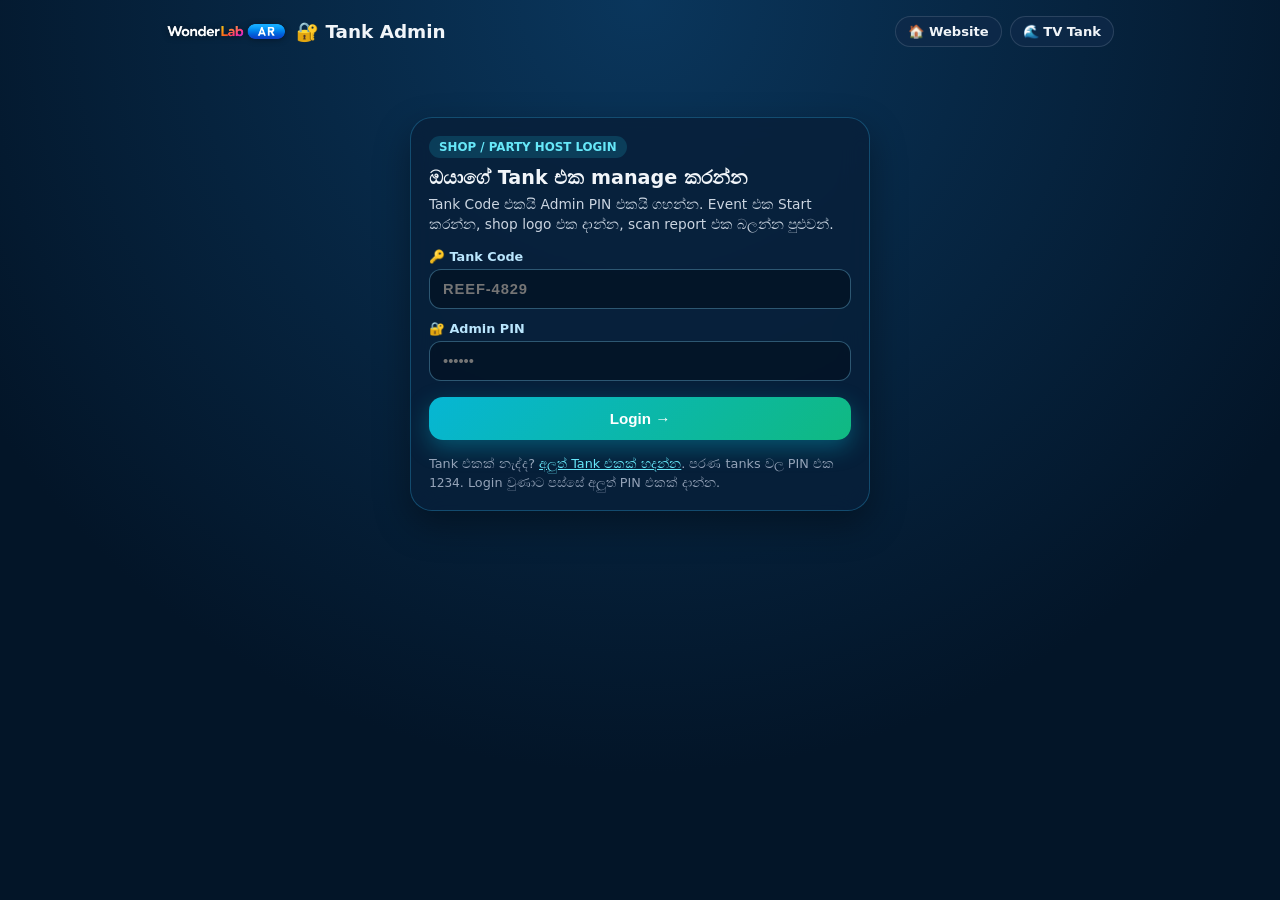
<file: admin.html>
<!DOCTYPE html>
<html lang="si">
<head>
  <meta charset="UTF-8" />
  <meta name="viewport" content="width=device-width, initial-scale=1.0" />
  <meta name="robots" content="noindex" />
  <title>Tank Admin · WonderFish</title>
  <link rel="stylesheet" href="./css/styles.css" />
  <link rel="stylesheet" href="./css/admin.css" />
  <script src="./vendor/supabase.js"></script>
</head>
<body class="admin-body">
  <div class="admin-shell">
    <header class="admin-topbar no-print">
      <div class="admin-brand">
        <img src="./assets/wonderlab-ar-logo.png" alt="WonderLab AR" class="brand-logo sub-logo" />
        <h1>🔐 Tank Admin</h1>
      </div>
      <nav class="admin-nav">
        <a href="./index.html" class="hud-btn">🏠 Website</a>
        <a id="nav-tv" href="./aquarium.html" class="hud-btn">🌊 TV Tank</a>
        <button id="btn-logout" type="button" class="hud-btn hidden">🔓 Logout</button>
      </nav>
    </header>

    <!-- ================= LOGIN ================= -->
    <section id="login-view" class="panel-card admin-login no-print">
      <span class="step-badge">SHOP / PARTY HOST LOGIN</span>
      <h2 class="panel-title">ඔයාගේ Tank එක manage කරන්න</h2>
      <p class="panel-desc">
        Tank Code එකයි Admin PIN එකයි ගහන්න. Event එක Start කරන්න, shop logo එක දාන්න, scan report එක බලන්න පුළුවන්.
      </p>
      <form id="login-form" autocomplete="off">
        <label class="admin-label" for="login-room">🔑 Tank Code</label>
        <input id="login-room" class="text-input admin-code-input" maxlength="28" required placeholder="REEF-4829" />
        <label class="admin-label" for="login-pin">🔐 Admin PIN</label>
        <input id="login-pin" class="text-input" type="password" inputmode="numeric" maxlength="32" required placeholder="••••••" />
        <div id="login-error" class="admin-error hidden"></div>
        <button id="btn-login" type="submit" class="btn-block btn-gradient-teal">Login →</button>
      </form>
      <p class="admin-hint">
        Tank එකක් නැද්ද? <a href="./tank-new.html">අලුත් Tank එකක් හදන්න</a>. පරණ tanks වල PIN එක <code>1234</code>.
        Login වුණාට පස්සේ අලුත් PIN එකක් දාන්න.
      </p>
    </section>

    <!-- ================= DASHBOARD ================= -->
    <main id="dash-view" class="hidden">
      <!-- Status -->
      <section class="panel-card admin-status no-print">
        <div class="admin-status-head">
          <img id="status-logo" class="admin-status-logo hidden" alt="Shop logo" />
          <div style="flex: 1; min-width: 0;">
            <div class="admin-room" id="status-room">REEF-0000</div>
            <h2 class="panel-title" id="status-title">Tank</h2>
            <div class="admin-pills">
              <span id="status-plan" class="admin-pill">Free</span>
              <span id="status-state" class="admin-pill">—</span>
              <span id="status-role" class="admin-pill admin-pill-muted">Shop admin</span>
            </div>
          </div>
        </div>

        <div class="admin-tiles">
          <div class="admin-tile"><span class="admin-tile-label">⏳ ඉතුරු කාලය</span><strong id="status-time">—</strong></div>
          <div class="admin-tile"><span class="admin-tile-label">🐠 Scans (මේ session එක)</span><strong id="status-scans">—</strong></div>
        </div>

        <div class="admin-actions">
          <button id="btn-start-event" type="button" class="btn-block btn-gradient-coral hidden">▶ Start Event</button>
          <a id="link-tv" class="hud-btn" target="_blank" rel="noopener">🌊 TV Tank</a>
          <a id="link-kiosk" class="hud-btn" target="_blank" rel="noopener">🖥️ Kiosk TV</a>
          <a id="link-sheets" class="hud-btn" target="_blank" rel="noopener">🖨️ Branded Sheets</a>
          <button id="btn-copy-scan" type="button" class="hud-btn">📱 Copy scanner link</button>
          <button id="btn-refresh" type="button" class="hud-btn">↻ Refresh</button>
        </div>
      </section>

      <!-- Default PIN warning -->
      <section id="pin-warning" class="panel-card admin-warning no-print hidden">
        ⚠️ <strong>මේ tank එක තාම default PIN එක (1234) පාවිච්චි කරනවා.</strong>
        Shop එකට දෙන්න කලින් පහළින් අලුත් PIN එකක් දාන්න.
      </section>

      <!-- Report -->
      <section id="report-card" class="panel-card admin-report">
        <div class="admin-report-head">
          <div>
            <span class="step-badge no-print">📊 SCAN REPORT</span>
            <div class="print-only report-print-brand">
              <img id="report-print-logo" class="hidden" alt="" />
              <div>
                <div class="report-print-shop" id="report-print-shop"></div>
                <div class="report-print-sub">WonderFish Digital Aquarium · Scan Report</div>
              </div>
            </div>
            <h2 class="panel-title" id="report-title">Scan Report</h2>
            <div class="admin-sub" id="report-range-label"></div>
          </div>
          <div class="admin-report-controls no-print">
            <select id="report-days" class="text-input">
              <option value="7">අන්තිම දින 7</option>
              <option value="30" selected>අන්තිම දින 30</option>
              <option value="90">අන්තිම දින 90</option>
              <option value="365">අවුරුද්ද</option>
            </select>
            <button id="btn-report-csv" type="button" class="hud-btn">⬇️ CSV</button>
            <button id="btn-report-print" type="button" class="hud-btn">🖨️ Print / PDF</button>
          </div>
        </div>

        <div class="admin-tiles admin-tiles-4">
          <div class="admin-tile"><span class="admin-tile-label">අද</span><strong id="rep-today">0</strong></div>
          <div class="admin-tile"><span class="admin-tile-label" id="rep-range-name">දින 30</span><strong id="rep-range">0</strong></div>
          <div class="admin-tile"><span class="admin-tile-label">මුළු scans</span><strong id="rep-all">0</strong></div>
          <div class="admin-tile"><span class="admin-tile-label">වැඩිම සෙනඟ වෙලාව</span><strong id="rep-peak">—</strong></div>
        </div>

        <h3 class="admin-h3">📅 දිනපතා scans</h3>
        <div id="chart-days" class="admin-chart admin-chart-days"></div>

        <h3 class="admin-h3">🕒 දවසේ වෙලාව අනුව (ලංකා වේලාව)</h3>
        <div id="chart-hours" class="admin-chart admin-chart-hours"></div>

        <h3 class="admin-h3">🐠 ළමයි වැඩියෙන් තෝරපු සතුන්</h3>
        <div id="chart-species" class="admin-species"></div>

        <p class="admin-hint">
          Fish images දවස් 2කින් auto delete වෙනවා. ඒත් මේ scan ගණන් <strong>සදහටම</strong> තියෙනවා.
          ළමයාගේ නමක් හෝ photo එකක් මේ report එකේ නැහැ.
        </p>
      </section>

      <!-- Branding -->
      <section class="panel-card no-print">
        <span class="step-badge">🏷️ SHOP BRANDING</span>
        <h2 class="panel-title">Shop logo එක coloring sheets වලටයි TV එකටයි</h2>
        <p class="panel-desc">
          මෙතන දාන logo එක <strong>coloring sheets</strong> වල (print / PNG) සහ <strong>TV tank</strong> එකේ QR card එකේ පෙන්වනවා.
        </p>
        <form id="brand-form" class="admin-grid-2">
          <div>
            <label class="admin-label" for="brand-title">Event / Tank නම</label>
            <input id="brand-title" class="text-input" maxlength="80" placeholder="Odel Christmas Reef 🎄" />
            <label class="admin-label" for="brand-name">Shop / Brand නම</label>
            <input id="brand-name" class="text-input" maxlength="60" placeholder="ODEL Kandy" />
            <label class="admin-label" for="brand-color">Brand පාට</label>
            <div class="admin-color-row">
              <input id="brand-color" type="color" value="#0ea5e9" />
              <label class="admin-check"><input id="brand-color-on" type="checkbox" /> පාට පාවිච්චි කරන්න</label>
            </div>
          </div>
          <div>
            <label class="admin-label" for="brand-logo-file">Logo (PNG / JPG, transparent PNG හොඳයි)</label>
            <div class="admin-logo-drop">
              <img id="brand-logo-preview" class="hidden" alt="Logo preview" />
              <span id="brand-logo-empty">Logo එකක් නැහැ</span>
            </div>
            <div class="admin-actions" style="margin-top: 8px;">
              <label class="hud-btn" style="cursor: pointer;">
                📁 Logo තෝරන්න
                <input id="brand-logo-file" type="file" accept="image/png,image/jpeg,image/webp" class="hidden" />
              </label>
              <button id="btn-logo-remove" type="button" class="hud-btn">✕ Remove</button>
            </div>
          </div>
          <div class="admin-span-2">
            <div id="brand-msg" class="admin-msg hidden"></div>
            <button id="btn-brand-save" type="submit" class="btn-block btn-gradient-teal">💾 Branding Save කරන්න</button>
          </div>
        </form>
      </section>

      <!-- Change PIN -->
      <section class="panel-card no-print">
        <span class="step-badge">🔐 ADMIN PIN</span>
        <h2 class="panel-title">Tank PIN එක වෙනස් කරන්න</h2>
        <p class="panel-desc">ඉලක්කම් 4–12ක් (6ක් හොඳයි). මේ PIN එක shop manager ට විතරක් දෙන්න.</p>
        <form id="pin-form" class="admin-grid-2" autocomplete="off">
          <div>
            <label class="admin-label" for="pin-new">අලුත් PIN</label>
            <input id="pin-new" class="text-input" type="password" inputmode="numeric" maxlength="12" required />
          </div>
          <div>
            <label class="admin-label" for="pin-confirm">ආයෙත් ගහන්න</label>
            <input id="pin-confirm" class="text-input" type="password" inputmode="numeric" maxlength="12" required />
          </div>
          <div class="admin-span-2">
            <div id="pin-msg" class="admin-msg hidden"></div>
            <button type="submit" class="btn-block btn-outline">🔐 PIN එක Save කරන්න</button>
          </div>
        </form>
      </section>

      <!-- WonderLab owner (master PIN) -->
      <section id="owner-card" class="panel-card admin-owner no-print hidden">
        <span class="step-badge">👑 WONDERLAB OWNER</span>
        <h2 class="panel-title">Plan &amp; සියලුම Tanks</h2>
        <p class="panel-desc">
          Shop එක ගෙවුවාම මෙතනින් plan එක දාන්න. <strong>Venue</strong> කියන්නේ කාල සීමාවක් නැති, scans unlimited plan එක. Shops / malls වලට ඒක දෙන්න.
        </p>
        <form id="plan-form" class="admin-plan-row">
          <select id="plan-select" class="text-input">
            <option value="free">Free · විනාඩි 30 · scans 6</option>
            <option value="play">Play Pass · පැය 3 · scans 25</option>
            <option value="day">Day &amp; Party · පැය 24 · scans 100</option>
            <option value="venue">Venue (Shops) · always on · unlimited</option>
            <option value="legacy">Legacy / Demo · start නොකර වැඩ · unlimited</option>
          </select>
          <label class="admin-check"><input id="plan-restart" type="checkbox" /> Timer එක reset කරන්න (ආයෙ Start කරන්න වෙනවා)</label>
          <button type="submit" class="hud-btn primary-cta">✔ Plan එක දාන්න</button>
        </form>
        <div id="plan-msg" class="admin-msg hidden"></div>

        <h3 class="admin-h3">🗂️ සියලුම Tanks</h3>
        <div class="admin-table-wrap">
          <table class="admin-table">
            <thead>
              <tr><th>Tank</th><th>Shop / නම</th><th>Plan</th><th>PIN</th><th>Scans 7d</th><th>සියල්ල</th><th></th></tr>
            </thead>
            <tbody id="tanks-tbody"></tbody>
          </table>
        </div>

        <h3 class="admin-h3">🔑 Master PIN එක වෙනස් කරන්න</h3>
        <form id="master-pin-form" class="admin-plan-row" autocomplete="off">
          <input id="master-pin-new" class="text-input" type="password" inputmode="numeric" maxlength="12" placeholder="අලුත් master PIN (ඉලක්කම් 6–12)" required />
          <input id="master-pin-confirm" class="text-input" type="password" inputmode="numeric" maxlength="12" placeholder="ආයෙත් ගහන්න" required />
          <button type="submit" class="hud-btn">🔑 Save</button>
        </form>
        <div id="master-pin-msg" class="admin-msg hidden"></div>
      </section>
    </main>
  </div>

  <div id="admin-toast" class="admin-toast hidden"></div>

  <script type="module" src="./js/admin.js"></script>
</body>
</html>
</file>
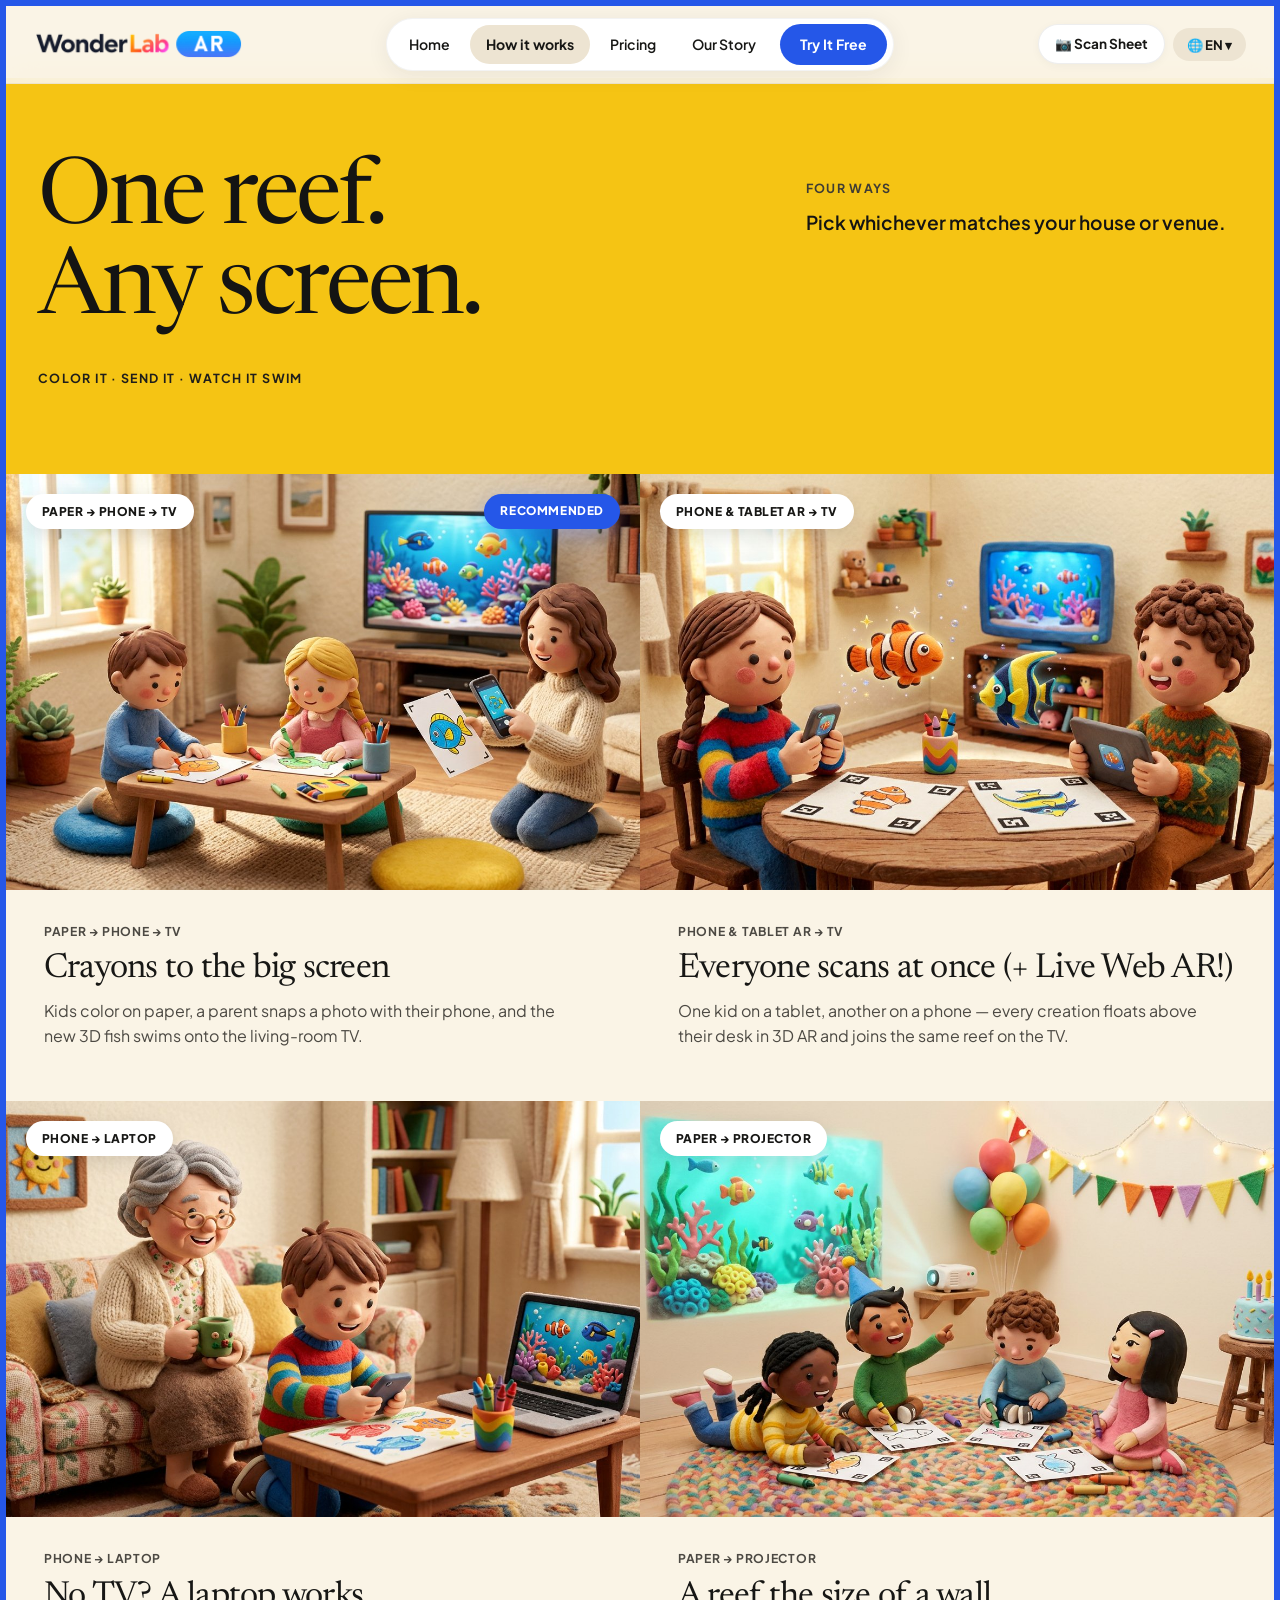
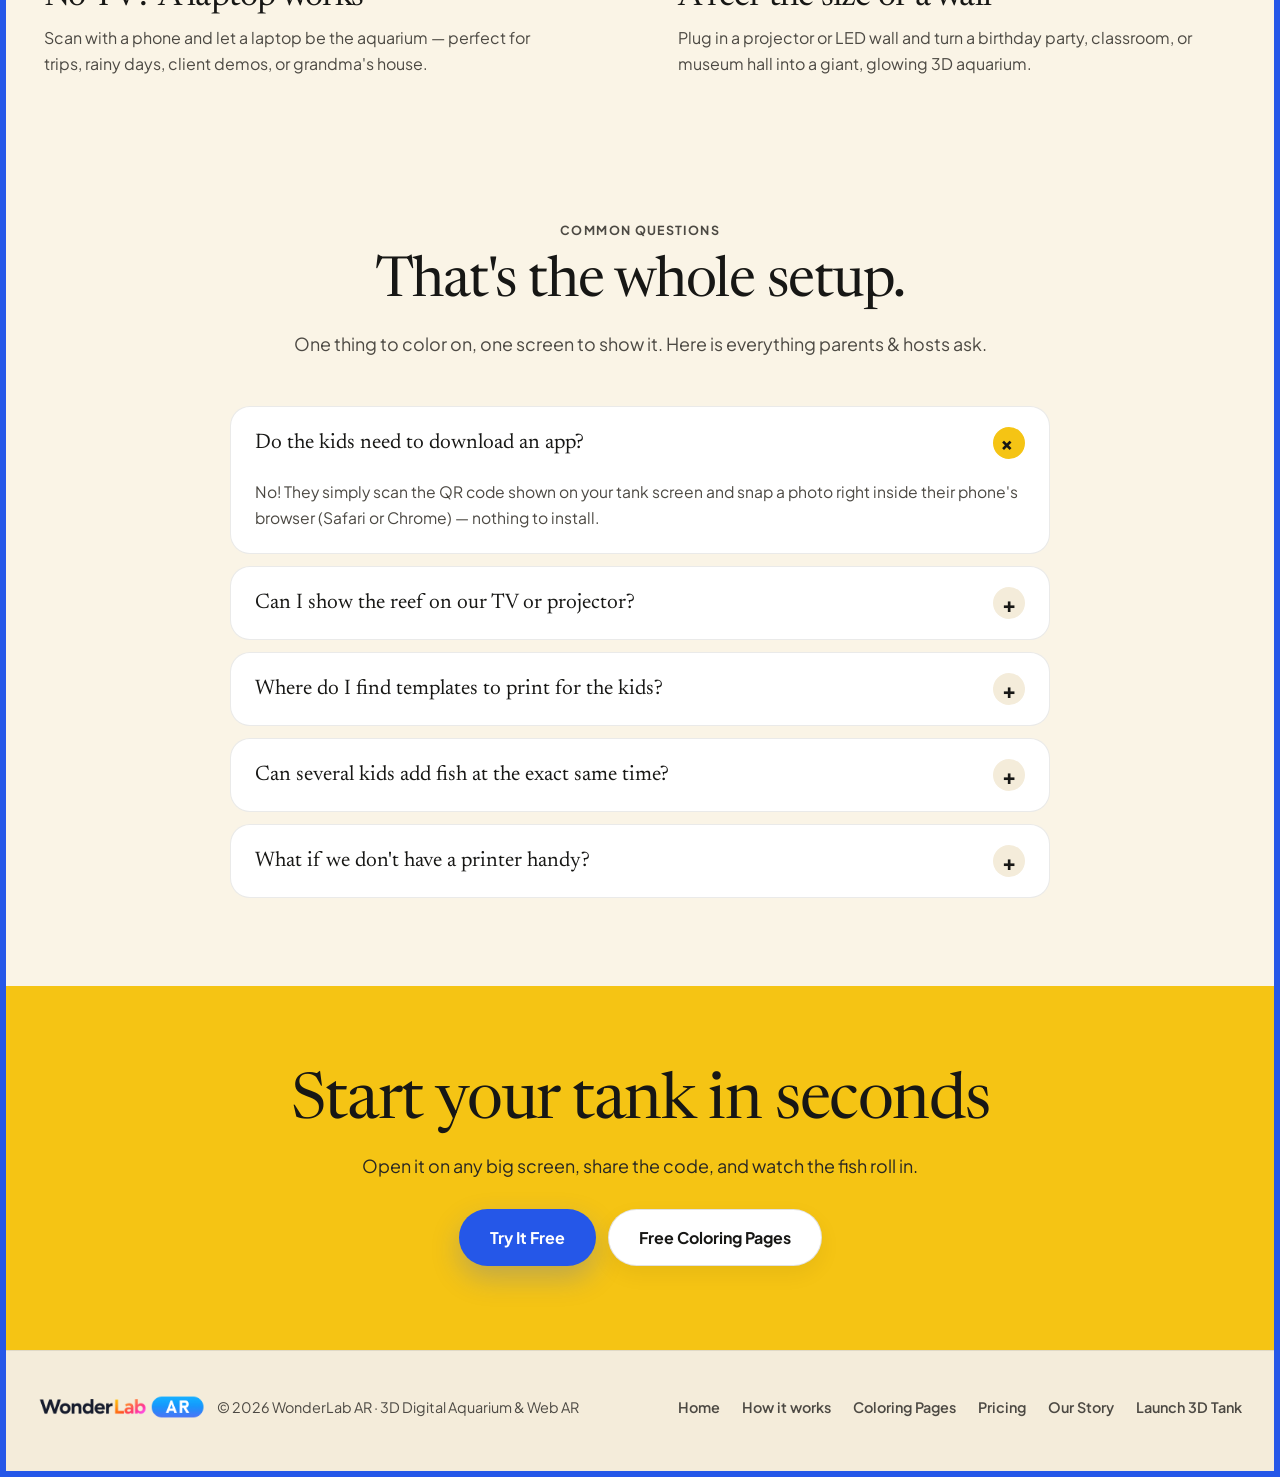
<file: how-it-works.html>
<!DOCTYPE html>
<html lang="en">
<head>
  <meta charset="UTF-8" />
  <meta name="viewport" content="width=device-width, initial-scale=1.0" />
  <title>How the Virtual Fish Tank Works · WonderLab AR</title>
  <meta
    name="description"
    content="One reef, any screen. Discover four easy ways to set up WonderLab AR's 3D Digital Aquarium & Web AR on your TV, laptop, tablet, or wall projector."
  />
  <link rel="preconnect" href="https://fonts.googleapis.com" />
  <link rel="preconnect" href="https://fonts.gstatic.com" crossorigin />
  <link
    href="https://fonts.googleapis.com/css2?family=Newsreader:opsz,wght@6..72,400;6..72,500&family=Plus+Jakarta+Sans:wght@400;500;600;700;800&display=swap"
    rel="stylesheet"
  />
  <link rel="stylesheet" href="./css/landing.css" />
</head>
<body class="pmr-body">

  <!-- ========================================================================
       SIGNATURE FLOATING PILL NAVBAR (How it works active!)
       ======================================================================== -->
  <header id="pmr-header" class="pmr-header">
    <div class="pmr-header-inner">
      <a href="./index.html" class="pmr-logo-link">
        <img src="./assets/wonderlab-ar-logo-light.png" alt="WonderLab AR" class="pmr-logo-img" />
      </a>

      <nav class="pmr-center-pill" aria-label="Primary Navigation">
        <a href="./index.html" class="pmr-nav-link" data-i18n="nav_home">Home</a>
        <a href="./how-it-works.html" class="pmr-nav-link active" data-i18n="nav_how">How it works</a>
        <a href="./pricing.html" class="pmr-nav-link" data-i18n="nav_pricing">Pricing</a>
        <a href="./our-story.html" class="pmr-nav-link" data-i18n="nav_story">Our Story</a>
        <a href="./tank-new.html" class="pmr-try-btn" data-i18n="nav_try">Try It Free</a>
      </nav>

      <div class="pmr-right-actions">
        <a href="./scan.html" class="pmr-pill-white hide-sm" data-i18n="nav_scan">📷 Scan Sheet</a>
        <button id="btn-lang-switch" type="button" class="pmr-lang-btn">🌐 EN ▾</button>
        <button id="btn-mobile-menu" type="button" class="pmr-mobile-toggle">☰ Menu</button>
      </div>
    </div>

    <div id="pmr-mobile-drawer" class="pmr-mobile-drawer">
      <a href="./index.html" class="pmr-nav-link">Home</a>
      <a href="./how-it-works.html" class="pmr-nav-link active">How it works</a>
      <a href="./pricing.html" class="pmr-nav-link">Pricing</a>
      <a href="./our-story.html" class="pmr-nav-link">Our Story</a>
      <div style="display: flex; gap: 8px; margin-top: 6px;">
        <a href="./scan.html" class="btn-pmr btn-pmr-white" style="flex: 1; padding: 10px;">📷 Scan Sheet</a>
        <a href="./aquarium.html" class="btn-pmr btn-pmr-blue" style="flex: 1; padding: 10px;">Try It Free</a>
      </div>
    </div>
  </header>

  <!-- ========================================================================
       SUNSHINE YELLOW EDITORIAL HERO ("One reef. Any screen." — Matches A.png!)
       ======================================================================== -->
  <section class="sunshine-banner">
    <div class="container sunshine-grid reveal-up">
      <div>
        <h1 class="sunshine-giant-serif">
          One reef.<br />
          Any screen.
        </h1>
        <div class="uppercase-kicker" style="color: #1f1e1b; font-weight: 700;">
          COLOR IT · SEND IT · WATCH IT SWIM
        </div>
      </div>

      <div class="sunshine-right-meta">
        <div class="uppercase-kicker" style="color: #3f3c34;">FOUR WAYS</div>
        <div class="meta-title">Pick whichever matches your house or venue.</div>
      </div>
    </div>
  </section>

  <!-- ========================================================================
       2x2 EDGE-TO-EDGE 3D CLAYMATION DIORAMA GRID (Matches B.png & C.png!)
       ======================================================================== -->
  <section class="four-ways-grid">
    <!-- Way 1: PAPER -> PHONE -> TV -->
    <article class="way-tile reveal-up">
      <div class="way-photo-box">
        <img
          src="./assets/clay/way-paper-tv.jpg"
          alt="3D claymation kids coloring fish on paper while mom photographs the sheet onto the TV"
        />
        <span class="way-pill-topleft">PAPER → PHONE → TV</span>
        <span class="way-pill-topright">RECOMMENDED</span>
      </div>
      <div class="way-caption-box">
        <div class="way-kicker">PAPER → PHONE → TV</div>
        <h3>Crayons to the big screen</h3>
        <p>
          Kids color on paper, a parent snaps a photo with their phone, and the new 3D fish swims onto the living-room TV.
        </p>
      </div>
    </article>

    <!-- Way 2: PAPER -> PHONE & TABLET AR -->
    <article class="way-tile reveal-up">
      <div class="way-photo-box">
        <img
          src="./assets/clay/way-webar-phone.jpg"
          alt="Two claymation kids holding phone and tablet seeing 3D fish pop out in Web AR and swim on TV"
        />
        <span class="way-pill-topleft">PHONE &amp; TABLET AR → TV</span>
      </div>
      <div class="way-caption-box">
        <div class="way-kicker">PHONE &amp; TABLET AR → TV</div>
        <h3>Everyone scans at once (+ Live Web AR!)</h3>
        <p>
          One kid on a tablet, another on a phone — every creation floats above their desk in 3D AR and joins the same reef on the TV.
        </p>
      </div>
    </article>

    <!-- Way 3: PHONE -> LAPTOP -->
    <article class="way-tile reveal-up">
      <div class="way-photo-box">
        <img
          src="./assets/clay/way-laptop.jpg"
          alt="Claymation grandma and child scanning a colored fish sheet next to a laptop displaying the reef"
        />
        <span class="way-pill-topleft">PHONE → LAPTOP</span>
      </div>
      <div class="way-caption-box">
        <div class="way-kicker">PHONE → LAPTOP</div>
        <h3>No TV? A laptop works</h3>
        <p>
          Scan with a phone and let a laptop be the aquarium — perfect for trips, rainy days, client demos, or grandma's house.
        </p>
      </div>
    </article>

    <!-- Way 4: PAPER -> PROJECTOR -->
    <article class="way-tile reveal-up">
      <div class="way-photo-box">
        <img
          src="./assets/clay/way-projector.jpg"
          alt="Claymation kids at a birthday party coloring fish sheets in front of a giant wall-projected coral reef"
        />
        <span class="way-pill-topleft">PAPER → PROJECTOR</span>
      </div>
      <div class="way-caption-box">
        <div class="way-kicker">PAPER → PROJECTOR</div>
        <h3>A reef the size of a wall</h3>
        <p>
          Plug in a projector or LED wall and turn a birthday party, classroom, or museum hall into a giant, glowing 3D aquarium.
        </p>
      </div>
    </article>
  </section>

  <!-- ========================================================================
       COMMON QUESTIONS (PLAY MAGIC REEF LIGHT ACCORDION)
       ======================================================================== -->
  <section style="padding: 88px 0; background: var(--cream-bg);">
    <div class="container">
      <div class="editorial-center-head reveal-up">
        <span class="uppercase-kicker">COMMON QUESTIONS</span>
        <h2>That's the whole setup.</h2>
        <p>One thing to color on, one screen to show it. Here is everything parents &amp; hosts ask.</p>
      </div>

      <div class="pmr-faq-wrap reveal-up">
        <div class="pmr-faq-item open">
          <button type="button" class="pmr-faq-q">
            <span>Do the kids need to download an app?</span>
            <span class="pmr-faq-plus">+</span>
          </button>
          <div class="pmr-faq-a">
            No! They simply scan the QR code shown on your tank screen and snap a photo right inside their phone's browser (Safari or Chrome) — nothing to install.
          </div>
        </div>

        <div class="pmr-faq-item">
          <button type="button" class="pmr-faq-q">
            <span>Can I show the reef on our TV or projector?</span>
            <span class="pmr-faq-plus">+</span>
          </button>
          <div class="pmr-faq-a">
            Yes. Open your tank in any browser and cast or plug an HDMI cable into your TV or projector. Hit fullscreen (⛶) — the 3D reef fills the screen, and every new fish swims in live as the kids add them!
          </div>
        </div>

        <div class="pmr-faq-item">
          <button type="button" class="pmr-faq-q">
            <span>Where do I find templates to print for the kids?</span>
            <span class="pmr-faq-plus">+</span>
          </button>
          <div class="pmr-faq-a">
            We have free printable A4 coloring sheets with 4 corner squares so the phone camera recognizes and straightens the drawing automatically.
            <div style="margin-top: 10px;">
              <a href="./sheets.html" style="color: var(--wonder-blue); font-weight: 700;">Browse &amp; print coloring pages →</a>
            </div>
          </div>
        </div>

        <div class="pmr-faq-item">
          <button type="button" class="pmr-faq-q">
            <span>Can several kids add fish at the exact same time?</span>
            <span class="pmr-faq-plus">+</span>
          </button>
          <div class="pmr-faq-a">
            Yes! Everyone scans on their own phone or tablet at once, and all their fish splash together into the same shared 3D reef in real time.
          </div>
        </div>

        <div class="pmr-faq-item">
          <button type="button" class="pmr-faq-q">
            <span>What if we don't have a printer handy?</span>
            <span class="pmr-faq-plus">+</span>
          </button>
          <div class="pmr-faq-a">
            Open <a href="./sheets.html" style="color: var(--wonder-blue); font-weight: 700;">Coloring Sheets</a> and click <strong>"🖍️ Test Color Here (No Printer)"</strong> to color with virtual crayons right on your screen and send it straight into the 3D reef!
          </div>
        </div>
      </div>
    </div>
  </section>

  <!-- ========================================================================
       BOTTOM SUNSHINE CTA & FOOTER
       ======================================================================== -->
  <section class="bottom-sunny-cta">
    <div class="container reveal-up">
      <h2>Start your tank in seconds</h2>
      <p>Open it on any big screen, share the code, and watch the fish roll in.</p>
      <div style="display: flex; justify-content: center; flex-wrap: wrap; gap: 12px;">
        <a href="./tank-new.html" class="btn-pmr btn-pmr-blue">Try It Free</a>
        <a href="./sheets.html" class="btn-pmr btn-pmr-white">Free Coloring Pages</a>
      </div>
    </div>
  </section>

  <footer class="pmr-footer">
    <div class="container pmr-footer-row">
      <div style="display: flex; align-items: center; gap: 12px;">
        <img src="./assets/wonderlab-ar-logo-light.png" alt="WonderLab AR" style="height: 24px; width: auto;" />
        <span>© 2026 WonderLab AR · 3D Digital Aquarium &amp; Web AR</span>
      </div>
      <div class="pmr-footer-links">
        <a href="./index.html">Home</a>
        <a href="./how-it-works.html">How it works</a>
        <a href="./sheets.html">Coloring Pages</a>
        <a href="./pricing.html">Pricing</a>
        <a href="./our-story.html">Our Story</a>
        <a href="./aquarium.html">Launch 3D Tank</a>
      </div>
    </div>
  </footer>

  <script type="module" src="./js/landing.js"></script>
</body>
</html>
</file>
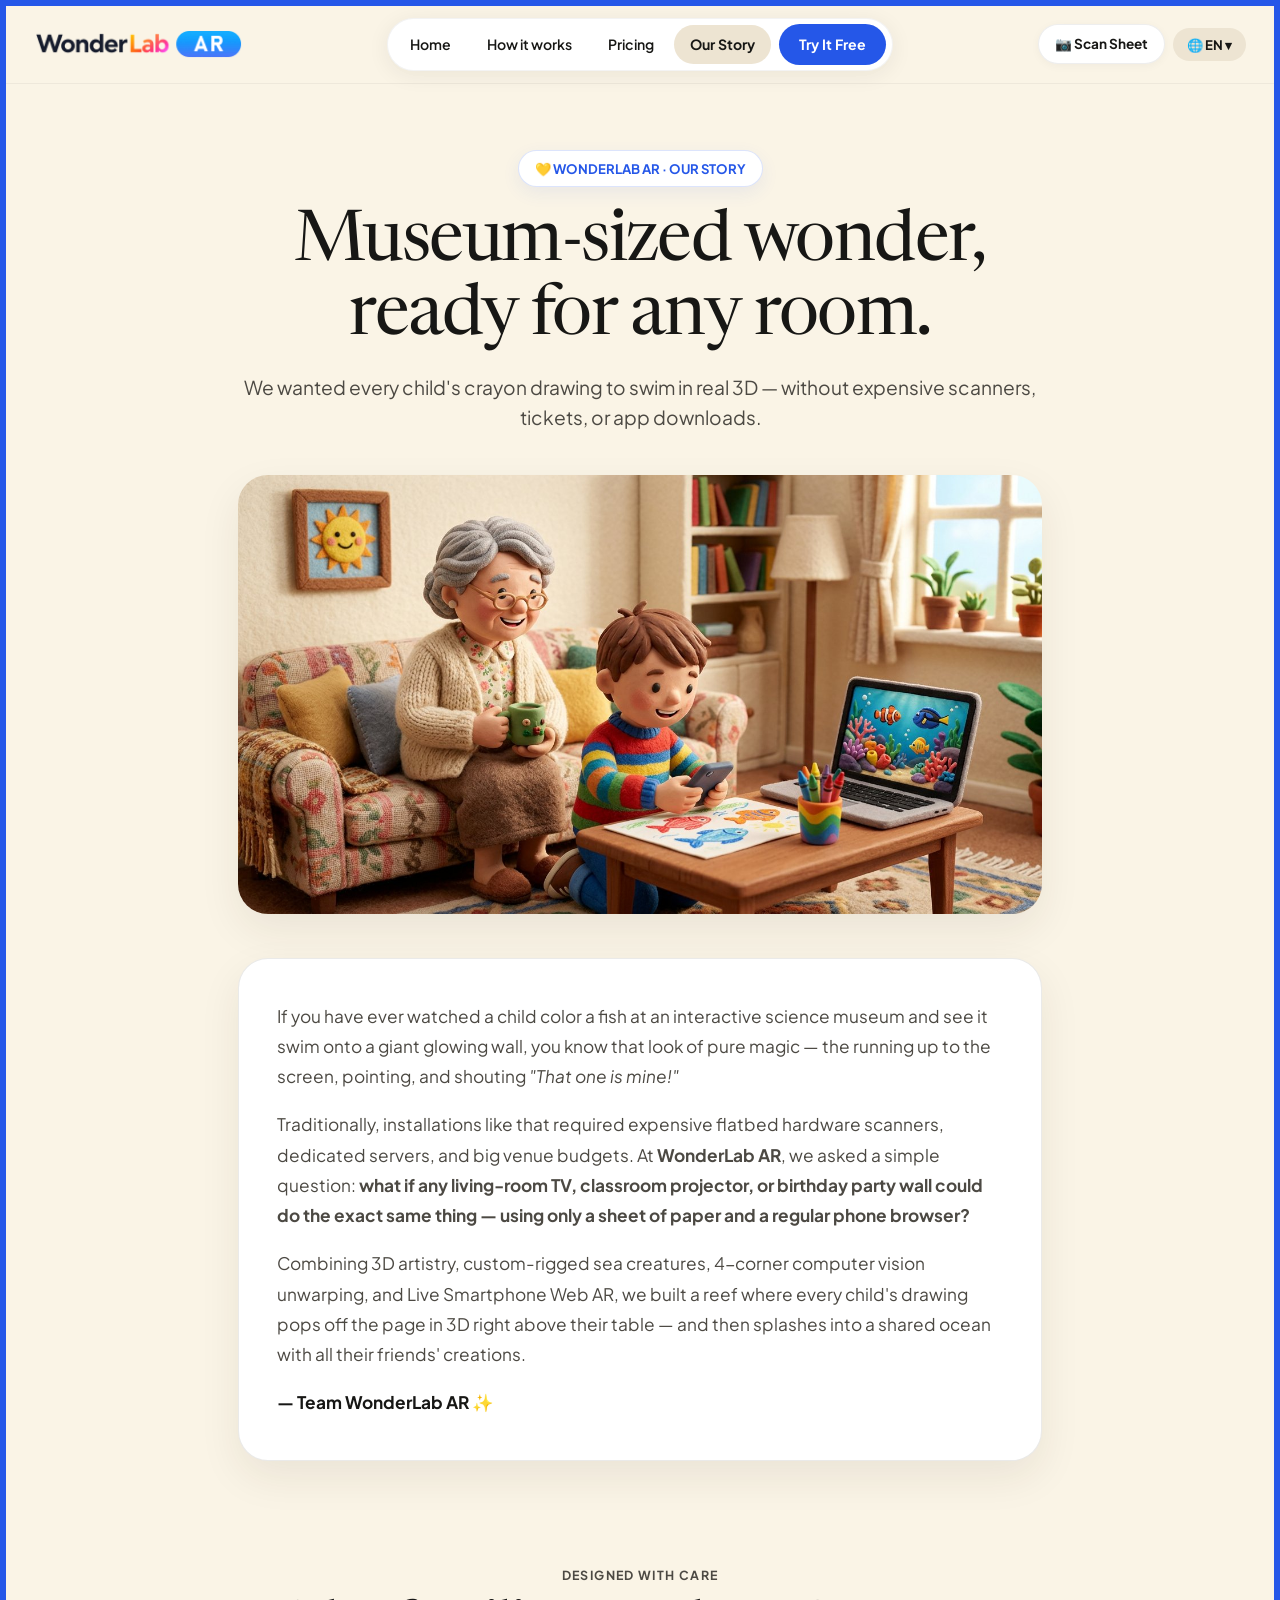
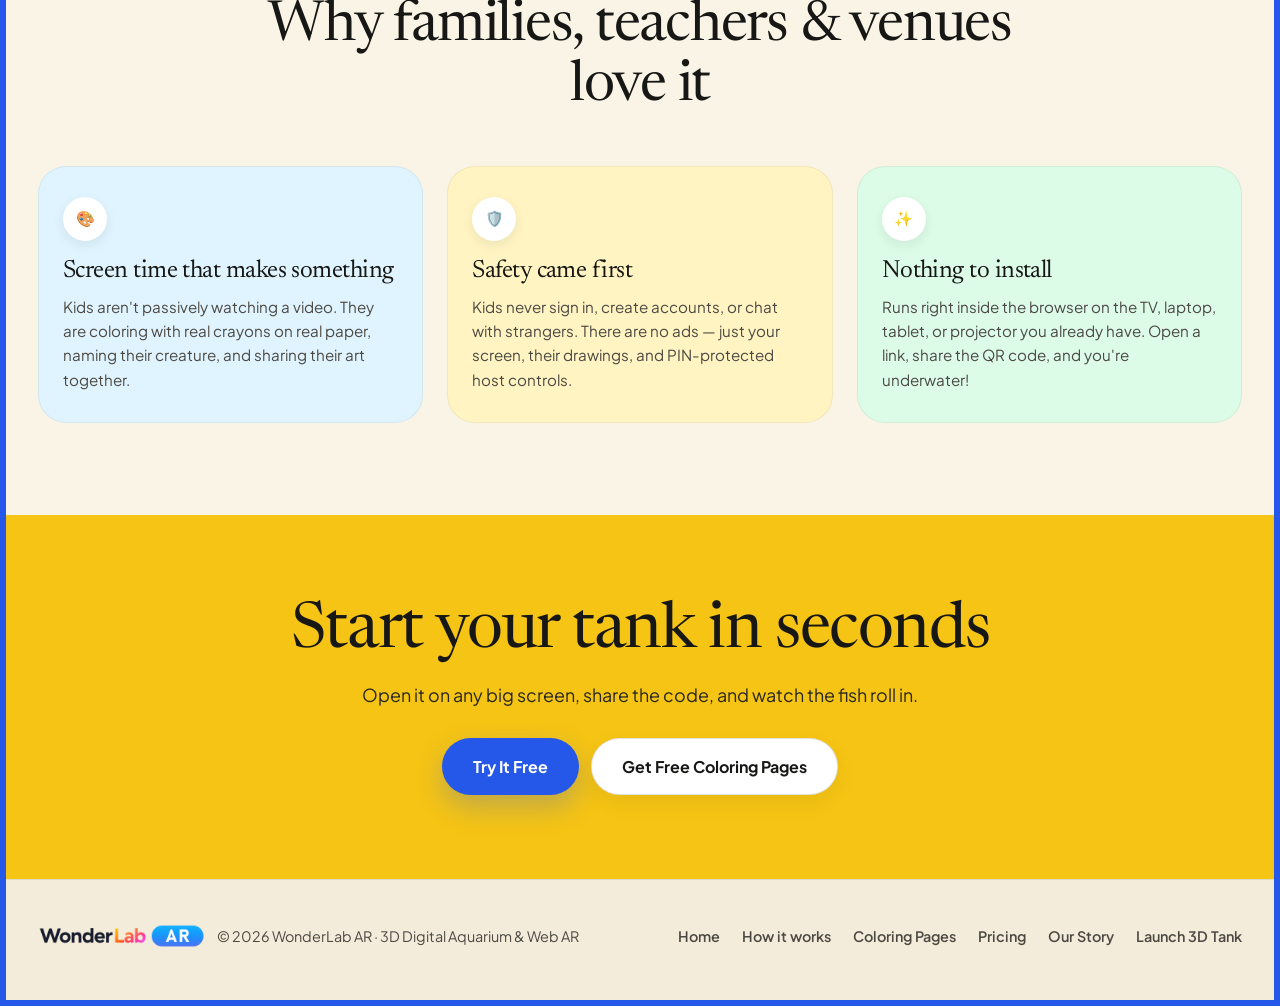
<file: our-story.html>
<!DOCTYPE html>
<html lang="en">
<head>
  <meta charset="UTF-8" />
  <meta name="viewport" content="width=device-width, initial-scale=1.0" />
  <title>Our Story · WonderLab AR</title>
  <meta
    name="description"
    content="How WonderLab AR turned museum-scale 3D & Web AR aquarium magic into an effortless browser experience for kids, families, classrooms, and events everywhere."
  />
  <link rel="preconnect" href="https://fonts.googleapis.com" />
  <link rel="preconnect" href="https://fonts.gstatic.com" crossorigin />
  <link
    href="https://fonts.googleapis.com/css2?family=Newsreader:opsz,wght@6..72,400;6..72,500&family=Plus+Jakarta+Sans:wght@400;500;600;700;800&display=swap"
    rel="stylesheet"
  />
  <link rel="stylesheet" href="./css/landing.css" />
</head>
<body class="pmr-body">

  <!-- ========================================================================
       SIGNATURE FLOATING PILL NAVBAR (Our Story active!)
       ======================================================================== -->
  <header id="pmr-header" class="pmr-header">
    <div class="pmr-header-inner">
      <a href="./index.html" class="pmr-logo-link">
        <img src="./assets/wonderlab-ar-logo-light.png" alt="WonderLab AR" class="pmr-logo-img" />
      </a>

      <nav class="pmr-center-pill" aria-label="Primary Navigation">
        <a href="./index.html" class="pmr-nav-link" data-i18n="nav_home">Home</a>
        <a href="./how-it-works.html" class="pmr-nav-link" data-i18n="nav_how">How it works</a>
        <a href="./pricing.html" class="pmr-nav-link" data-i18n="nav_pricing">Pricing</a>
        <a href="./our-story.html" class="pmr-nav-link active" data-i18n="nav_story">Our Story</a>
        <a href="./tank-new.html" class="pmr-try-btn" data-i18n="nav_try">Try It Free</a>
      </nav>

      <div class="pmr-right-actions">
        <a href="./scan.html" class="pmr-pill-white hide-sm" data-i18n="nav_scan">📷 Scan Sheet</a>
        <button id="btn-lang-switch" type="button" class="pmr-lang-btn">🌐 EN ▾</button>
        <button id="btn-mobile-menu" type="button" class="pmr-mobile-toggle">☰ Menu</button>
      </div>
    </div>

    <div id="pmr-mobile-drawer" class="pmr-mobile-drawer">
      <a href="./index.html" class="pmr-nav-link">Home</a>
      <a href="./how-it-works.html" class="pmr-nav-link">How it works</a>
      <a href="./pricing.html" class="pmr-nav-link">Pricing</a>
      <a href="./our-story.html" class="pmr-nav-link active">Our Story</a>
      <div style="display: flex; gap: 8px; margin-top: 6px;">
        <a href="./scan.html" class="btn-pmr btn-pmr-white" style="flex: 1; padding: 10px;">📷 Scan Sheet</a>
        <a href="./aquarium.html" class="btn-pmr btn-pmr-blue" style="flex: 1; padding: 10px;">Try It Free</a>
      </div>
    </div>
  </header>

  <!-- ========================================================================
       WARM EDITORIAL STORY SECTION
       ======================================================================== -->
  <section style="padding: 72px 0 60px; background: var(--cream-bg);">
    <div class="container" style="max-width: 860px;">
      <div class="reveal-up" style="text-align: center; margin-bottom: 42px;">
        <span class="wonder-eyebrow-pill">💛 WONDERLAB AR · OUR STORY</span>
        <h1 style="font-size: clamp(2.8rem, 5.5vw, 4.5rem); margin-bottom: 16px;">
          Museum-sized wonder, ready for any room.
        </h1>
        <p style="font-size: 1.2rem; color: var(--ink-soft);">
          We wanted every child's crayon drawing to swim in real 3D — without expensive scanners, tickets, or app downloads.
        </p>
      </div>

      <div class="reveal-up" style="border-radius: 30px; overflow: hidden; box-shadow: var(--shadow-card); margin-bottom: 44px;">
        <img
          src="./assets/clay/way-laptop.jpg"
          alt="3D claymation child and grandmother enjoying their digital reef together"
          style="width: 100%; height: auto; display: block;"
        />
      </div>

      <div class="reveal-up" style="background: var(--white); border-radius: 30px; padding: 42px 38px; border: 1px solid var(--border-warm); box-shadow: var(--shadow-card); font-size: 1.08rem; color: var(--ink-soft); display: grid; gap: 18px; line-height: 1.75;">
        <p>
          If you have ever watched a child color a fish at an interactive science museum and see it swim onto a giant glowing wall, you know that look of pure magic — the running up to the screen, pointing, and shouting <em>"That one is mine!"</em>
        </p>
        <p>
          Traditionally, installations like that required expensive flatbed hardware scanners, dedicated servers, and big venue budgets. At <strong>WonderLab AR</strong>, we asked a simple question: <strong>what if any living-room TV, classroom projector, or birthday party wall could do the exact same thing — using only a sheet of paper and a regular phone browser?</strong>
        </p>
        <p>
          Combining 3D artistry, custom-rigged sea creatures, 4-corner computer vision unwarping, and Live Smartphone Web AR, we built a reef where every child's drawing pops off the page in 3D right above their table — and then splashes into a shared ocean with all their friends' creations.
        </p>
        <p style="font-weight: 700; color: var(--ink);">
          — Team WonderLab AR ✨
        </p>
      </div>
    </div>
  </section>

  <!-- ========================================================================
       SAFETY CAME FIRST & WHY FAMILIES STAY (3 SUNNY PASTEL CARDS)
       ======================================================================== -->
  <section style="padding: 40px 0 92px; background: var(--cream-bg);">
    <div class="container">
      <div class="editorial-center-head reveal-up">
        <span class="uppercase-kicker">DESIGNED WITH CARE</span>
        <h2>Why families, teachers &amp; venues love it</h2>
      </div>

      <div class="sheets-cards-grid reveal-up">
        <div class="pastel-step-card s3">
          <div class="step-circle-num">🎨</div>
          <h3>Screen time that makes something</h3>
          <p>Kids aren't passively watching a video. They are coloring with real crayons on real paper, naming their creature, and sharing their art together.</p>
        </div>

        <div class="pastel-step-card s1">
          <div class="step-circle-num">🛡️</div>
          <h3>Safety came first</h3>
          <p>Kids never sign in, create accounts, or chat with strangers. There are no ads — just your screen, their drawings, and PIN-protected host controls.</p>
        </div>

        <div class="pastel-step-card s4">
          <div class="step-circle-num">✨</div>
          <h3>Nothing to install</h3>
          <p>Runs right inside the browser on the TV, laptop, tablet, or projector you already have. Open a link, share the QR code, and you're underwater!</p>
        </div>
      </div>
    </div>
  </section>

  <!-- ========================================================================
       BOTTOM SUNSHINE CTA & FOOTER
       ======================================================================== -->
  <section class="bottom-sunny-cta">
    <div class="container reveal-up">
      <h2>Start your tank in seconds</h2>
      <p>Open it on any big screen, share the code, and watch the fish roll in.</p>
      <div style="display: flex; justify-content: center; flex-wrap: wrap; gap: 12px;">
        <a href="./tank-new.html" class="btn-pmr btn-pmr-blue">Try It Free</a>
        <a href="./sheets.html" class="btn-pmr btn-pmr-white">Get Free Coloring Pages</a>
      </div>
    </div>
  </section>

  <footer class="pmr-footer">
    <div class="container pmr-footer-row">
      <div style="display: flex; align-items: center; gap: 12px;">
        <img src="./assets/wonderlab-ar-logo-light.png" alt="WonderLab AR" style="height: 24px; width: auto;" />
        <span>© 2026 WonderLab AR · 3D Digital Aquarium &amp; Web AR</span>
      </div>
      <div class="pmr-footer-links">
        <a href="./index.html">Home</a>
        <a href="./how-it-works.html">How it works</a>
        <a href="./sheets.html">Coloring Pages</a>
        <a href="./pricing.html">Pricing</a>
        <a href="./our-story.html">Our Story</a>
        <a href="./aquarium.html">Launch 3D Tank</a>
      </div>
    </div>
  </footer>

  <script type="module" src="./js/landing.js"></script>
</body>
</html>
</file>
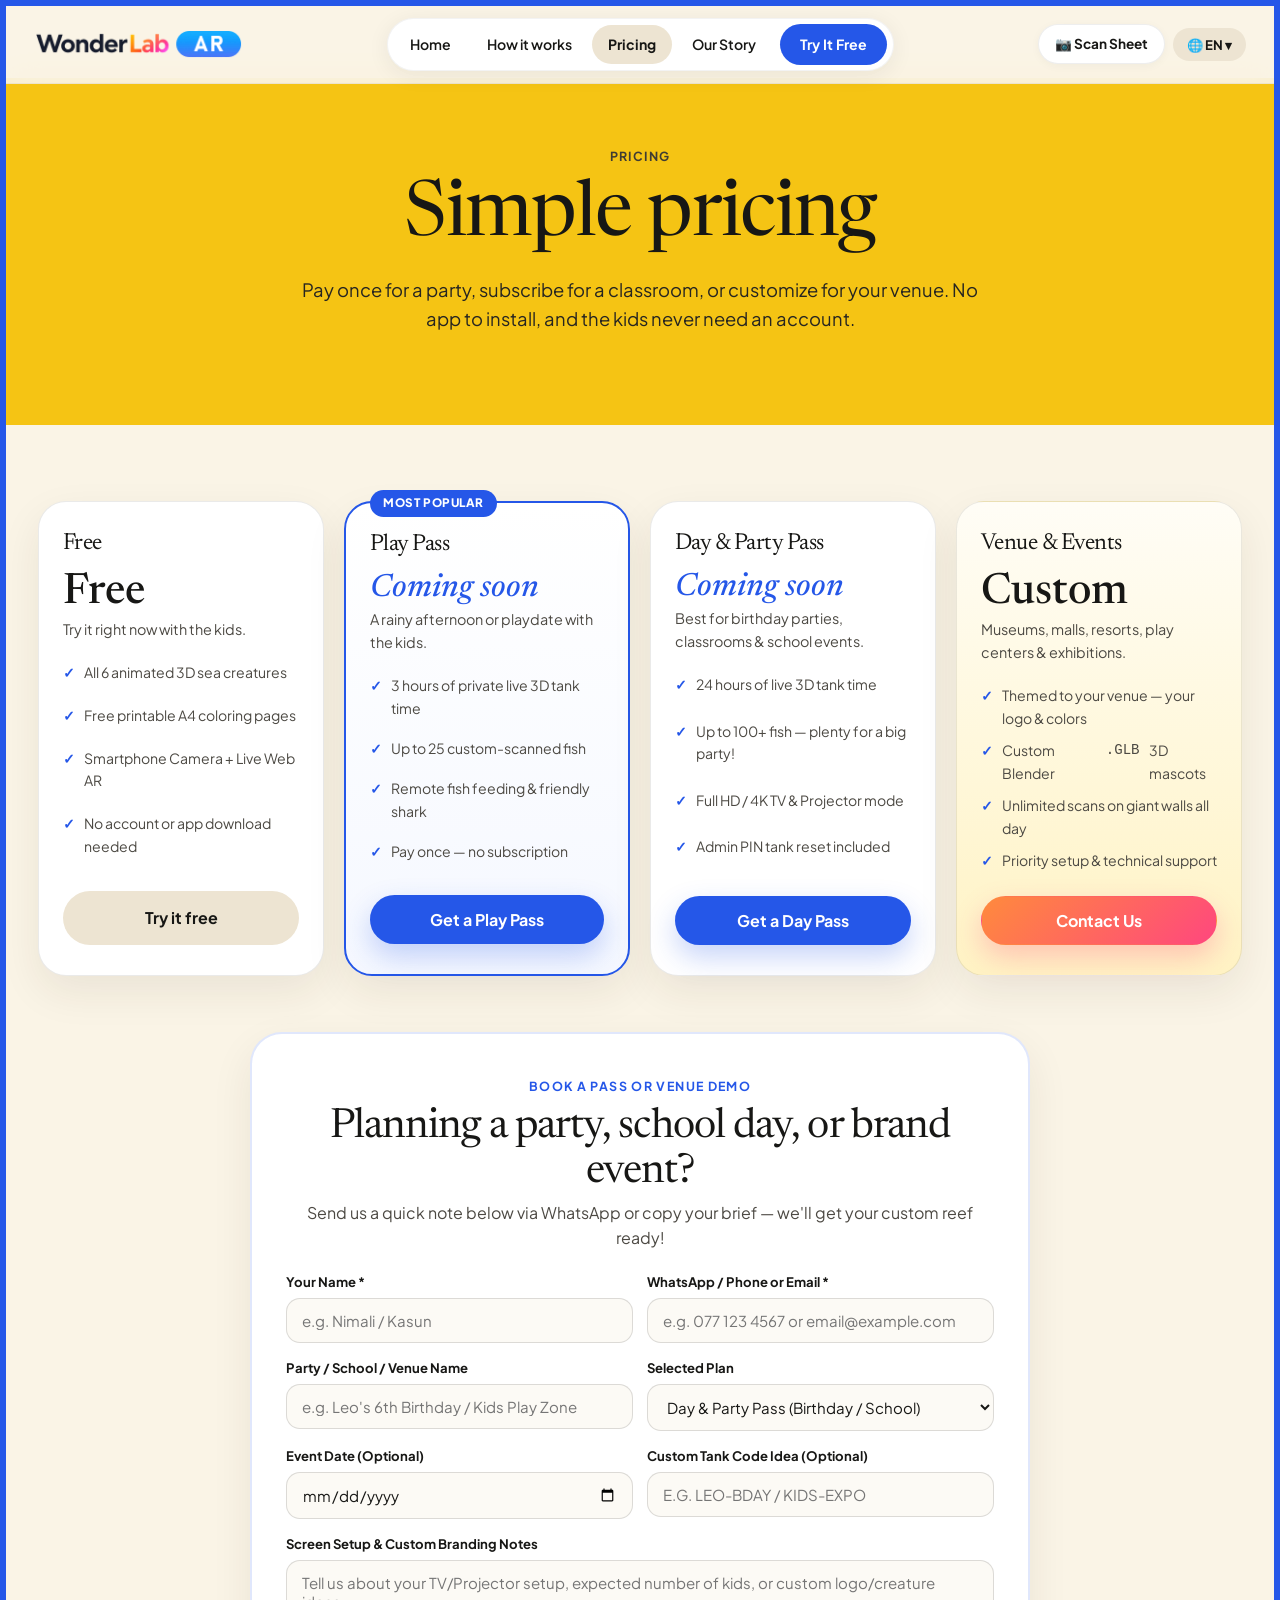
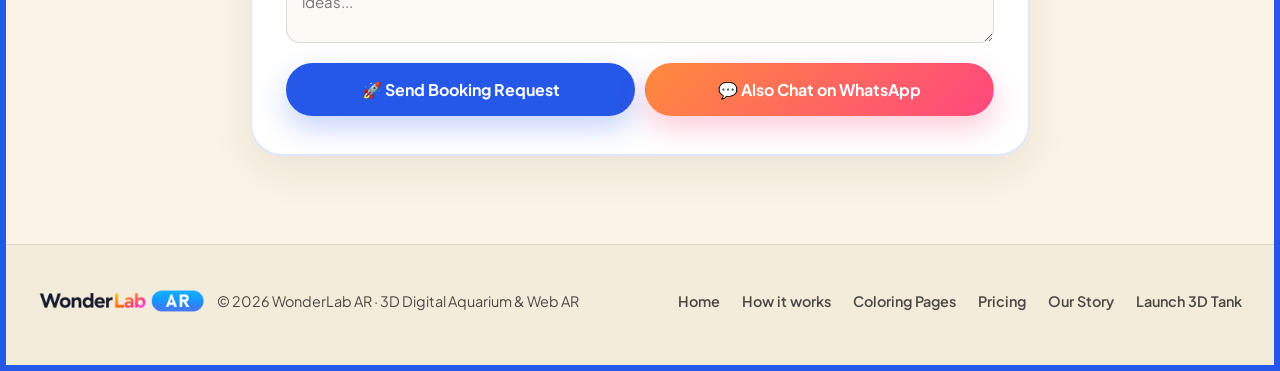
<file: pricing.html>
<!DOCTYPE html>
<html lang="en">
<head>
  <meta charset="UTF-8" />
  <meta name="viewport" content="width=device-width, initial-scale=1.0" />
  <title>Pricing — Start Free, No App · WonderLab AR</title>
  <meta
    name="description"
    content="Simple pricing for families, birthday parties, classrooms, and venues. Start free with no app to install and no sign-up required for kids."
  />
  <link rel="preconnect" href="https://fonts.googleapis.com" />
  <link rel="preconnect" href="https://fonts.gstatic.com" crossorigin />
  <link
    href="https://fonts.googleapis.com/css2?family=Newsreader:opsz,wght@6..72,400;6..72,500&family=Plus+Jakarta+Sans:wght@400;500;600;700;800&display=swap"
    rel="stylesheet"
  />
  <link rel="stylesheet" href="./css/landing.css" />
  <script src="./vendor/supabase.js"></script>
</head>
<body class="pmr-body">

  <!-- ========================================================================
       SIGNATURE FLOATING PILL NAVBAR (Pricing active!)
       ======================================================================== -->
  <header id="pmr-header" class="pmr-header">
    <div class="pmr-header-inner">
      <a href="./index.html" class="pmr-logo-link">
        <img src="./assets/wonderlab-ar-logo-light.png" alt="WonderLab AR" class="pmr-logo-img" />
      </a>

      <nav class="pmr-center-pill" aria-label="Primary Navigation">
        <a href="./index.html" class="pmr-nav-link" data-i18n="nav_home">Home</a>
        <a href="./how-it-works.html" class="pmr-nav-link" data-i18n="nav_how">How it works</a>
        <a href="./pricing.html" class="pmr-nav-link active" data-i18n="nav_pricing">Pricing</a>
        <a href="./our-story.html" class="pmr-nav-link" data-i18n="nav_story">Our Story</a>
        <a href="./tank-new.html" class="pmr-try-btn" data-i18n="nav_try">Try It Free</a>
      </nav>

      <div class="pmr-right-actions">
        <a href="./scan.html" class="pmr-pill-white hide-sm" data-i18n="nav_scan">📷 Scan Sheet</a>
        <button id="btn-lang-switch" type="button" class="pmr-lang-btn">🌐 EN ▾</button>
        <button id="btn-mobile-menu" type="button" class="pmr-mobile-toggle">☰ Menu</button>
      </div>
    </div>

    <div id="pmr-mobile-drawer" class="pmr-mobile-drawer">
      <a href="./index.html" class="pmr-nav-link">Home</a>
      <a href="./how-it-works.html" class="pmr-nav-link">How it works</a>
      <a href="./pricing.html" class="pmr-nav-link active">Pricing</a>
      <a href="./our-story.html" class="pmr-nav-link">Our Story</a>
      <div style="display: flex; gap: 8px; margin-top: 6px;">
        <a href="./scan.html" class="btn-pmr btn-pmr-white" style="flex: 1; padding: 10px;">📷 Scan Sheet</a>
        <a href="./aquarium.html" class="btn-pmr btn-pmr-blue" style="flex: 1; padding: 10px;">Try It Free</a>
      </div>
    </div>
  </header>

  <!-- ========================================================================
       SUNSHINE PRICING HERO (currency selector hidden until prices are final)
       ======================================================================== -->
  <section class="sunshine-banner" style="padding: 64px 0 70px;">
    <div class="container reveal-up" style="text-align: center; max-width: 760px;">
      <span class="uppercase-kicker" style="color: #3f3c34;">PRICING</span>
      <h1 style="font-size: clamp(3rem, 6vw, 4.8rem); margin: 10px 0 16px;">Simple pricing</h1>
      <p style="font-size: 1.15rem; color: #262521; margin-bottom: 22px;">
        Pay once for a party, subscribe for a classroom, or customize for your venue. No app to install, and the kids never need an account.
      </p>

      <!-- Currency selector hidden until prices are final.
           To re-enable: remove this comment wrapper and set the prices in
           initPricingCurrencySwitcher() in js/landing.js.
      <div style="display: inline-flex; align-items: center; gap: 10px; background: rgba(255,255,255,0.88); padding: 7px 16px; border-radius: 999px;">
        <label for="currency-select" style="font-size: 0.82rem; font-weight: 700;">Currency:</label>
        <select
          id="currency-select"
          style="border: 0; background: transparent; font-family: inherit; font-weight: 800; font-size: 0.88rem; cursor: pointer; outline: none;"
        >
          <option value="USD">USD ($)</option>
          <option value="LKR">LKR (Rs · Sri Lanka)</option>
          <option value="EUR">EUR (€)</option>
        </select>
      </div>
      -->
    </div>
  </section>

  <!-- ========================================================================
       4 LIGHT PRICING CARDS (FREE / PLAY PASS / DAY PASS / VENUE CUSTOM)
       ======================================================================== -->
  <section style="padding: 76px 0 88px; background: var(--cream-bg);">
    <div class="container">
      <div class="pricing-grid reveal-up">
        <!-- 1. Free -->
        <div class="pmr-price-card">
          <h3 class="price-name">Free</h3>
          <div class="price-amount">Free</div>
          <p class="price-tagline">Try it right now with the kids.</p>
          <ul class="price-list">
            <li>All 6 animated 3D sea creatures</li>
            <li>Free printable A4 coloring pages</li>
            <li>Smartphone Camera + Live Web AR</li>
            <li>No account or app download needed</li>
          </ul>
          <a href="./tank-new.html" class="btn-pmr btn-pmr-oat" style="width: 100%; padding: 13px;">
            Try it free
          </a>
        </div>

        <!-- 2. Play Pass (Most Popular) -->
        <div class="pmr-price-card popular">
          <span class="popular-badge">Most popular</span>
          <h3 class="price-name">Play Pass</h3>
          <div id="price-val-play" class="price-amount price-coming-soon">Coming soon</div>
          <p class="price-tagline">A rainy afternoon or playdate with the kids.</p>
          <ul class="price-list">
            <li>3 hours of private live 3D tank time</li>
            <li>Up to 25 custom-scanned fish</li>
            <li>Remote fish feeding &amp; friendly shark</li>
            <li>Pay once — no subscription</li>
          </ul>
          <button
            type="button"
            class="btn-pmr btn-pmr-blue"
            style="width: 100%; padding: 13px;"
            data-pick-pkg="Play Pass (Playdate / Family)"
          >
            Get a Play Pass
          </button>
        </div>

        <!-- 3. Day & Party Pass -->
        <div class="pmr-price-card">
          <h3 class="price-name">Day &amp; Party Pass</h3>
          <div id="price-val-day" class="price-amount price-coming-soon">Coming soon</div>
          <p class="price-tagline">Best for birthday parties, classrooms &amp; school events.</p>
          <ul class="price-list">
            <li>24 hours of live 3D tank time</li>
            <li>Up to 100+ fish — plenty for a big party!</li>
            <li>Full HD / 4K TV &amp; Projector mode</li>
            <li>Admin PIN tank reset included</li>
          </ul>
          <button
            type="button"
            class="btn-pmr btn-pmr-blue"
            style="width: 100%; padding: 13px;"
            data-pick-pkg="Day & Party Pass (Birthday / School)"
          >
            Get a Day Pass
          </button>
        </div>

        <!-- 4. Venue & Brand Custom -->
        <div class="pmr-price-card" style="background: linear-gradient(180deg, #fffdf6 0%, #fff3c4 100%);">
          <h3 class="price-name">Venue &amp; Events</h3>
          <div class="price-amount">Custom</div>
          <p class="price-tagline">Museums, malls, resorts, play centers &amp; exhibitions.</p>
          <ul class="price-list">
            <li>Themed to your venue — your logo &amp; colors</li>
            <li>Custom Blender <code>.GLB</code> 3D mascots</li>
            <li>Unlimited scans on giant walls all day</li>
            <li>Priority setup &amp; technical support</li>
          </ul>
          <button
            type="button"
            class="btn-pmr btn-pmr-coral"
            style="width: 100%; padding: 13px;"
            data-pick-pkg="Venue & Custom Brand Edition"
          >
            Contact Us
          </button>
        </div>
      </div>

      <!-- Light Client & Party Booking Card -->
      <div id="inquiry-box" class="light-inquiry-card reveal-up">
        <div style="text-align: center;">
          <span class="uppercase-kicker" style="color: var(--wonder-blue);">BOOK A PASS OR VENUE DEMO</span>
          <h2 style="font-size: clamp(1.9rem, 3.4vw, 2.6rem); margin-top: 8px;">
            Planning a party, school day, or brand event?
          </h2>
          <p style="color: var(--ink-soft); margin-top: 6px;">
            Send us a quick note below via WhatsApp or copy your brief — we'll get your custom reef ready!
          </p>
        </div>

        <form id="pmr-inquiry-form" class="light-form-grid">
          <div class="light-form-2">
            <div class="light-field">
              <label for="inq-name">Your Name *</label>
              <input id="inq-name" type="text" placeholder="e.g. Nimali / Kasun" required />
            </div>
            <div class="light-field">
              <label for="inq-contact">WhatsApp / Phone or Email *</label>
              <input id="inq-contact" type="text" placeholder="e.g. 077 123 4567 or email@example.com" required />
            </div>
          </div>

          <div class="light-form-2">
            <div class="light-field">
              <label for="inq-org">Party / School / Venue Name</label>
              <input id="inq-org" type="text" placeholder="e.g. Leo's 6th Birthday / Kids Play Zone" />
            </div>
            <div class="light-field">
              <label for="inq-pkg">Selected Plan</label>
              <select id="inq-pkg">
                <option value="Play Pass (Playdate / Family)">Play Pass (Playdate / Family)</option>
                <option value="Day & Party Pass (Birthday / School)" selected>Day &amp; Party Pass (Birthday / School)</option>
                <option value="Reef Plus (Teachers & Classrooms)">Reef Plus (Teachers &amp; Classrooms)</option>
                <option value="Venue & Custom Brand Edition">Venue &amp; Custom Brand Edition</option>
              </select>
            </div>
          </div>

          <div class="light-form-2">
            <div class="light-field">
              <label for="inq-date">Event Date (Optional)</label>
              <input id="inq-date" type="date" />
            </div>
            <div class="light-field">
              <label for="inq-tank-code">Custom Tank Code Idea (Optional)</label>
              <input
                id="inq-tank-code"
                type="text"
                maxlength="24"
                placeholder="e.g. LEO-BDAY / KIDS-EXPO"
                style="text-transform: uppercase;"
              />
            </div>
          </div>

          <div class="light-field">
            <label for="inq-notes">Screen Setup &amp; Custom Branding Notes</label>
            <textarea
              id="inq-notes"
              rows="3"
              placeholder="Tell us about your TV/Projector setup, expected number of kids, or custom logo/creature ideas..."
            ></textarea>
          </div>

          <div style="display: flex; flex-wrap: wrap; gap: 10px;">
            <button id="btn-submit-inquiry" type="submit" class="btn-pmr btn-pmr-blue" style="flex: 1;">
              🚀 Send Booking Request
            </button>
            <button id="btn-send-wa" type="button" class="btn-pmr btn-pmr-coral" style="flex: 1;">
              💬 Also Chat on WhatsApp
            </button>
          </div>
        </form>

        <div
          id="pmr-inquiry-toast"
          class="hidden"
          style="margin-top: 14px; padding: 14px 16px; border-radius: 14px; background: #dcfce7; color: #166534; font-weight: 700; font-size: 0.9rem;"
        ></div>
      </div>
    </div>
  </section>

  <!-- ========================================================================
       FOOTER
       ======================================================================== -->
  <footer class="pmr-footer">
    <div class="container pmr-footer-row">
      <div style="display: flex; align-items: center; gap: 12px;">
        <img src="./assets/wonderlab-ar-logo-light.png" alt="WonderLab AR" style="height: 24px; width: auto;" />
        <span>© 2026 WonderLab AR · 3D Digital Aquarium &amp; Web AR</span>
      </div>
      <div class="pmr-footer-links">
        <a href="./index.html">Home</a>
        <a href="./how-it-works.html">How it works</a>
        <a href="./sheets.html">Coloring Pages</a>
        <a href="./pricing.html">Pricing</a>
        <a href="./our-story.html">Our Story</a>
        <a href="./aquarium.html">Launch 3D Tank</a>
      </div>
    </div>
  </footer>

  <script type="module" src="./js/landing.js"></script>
</body>
</html>
</file>
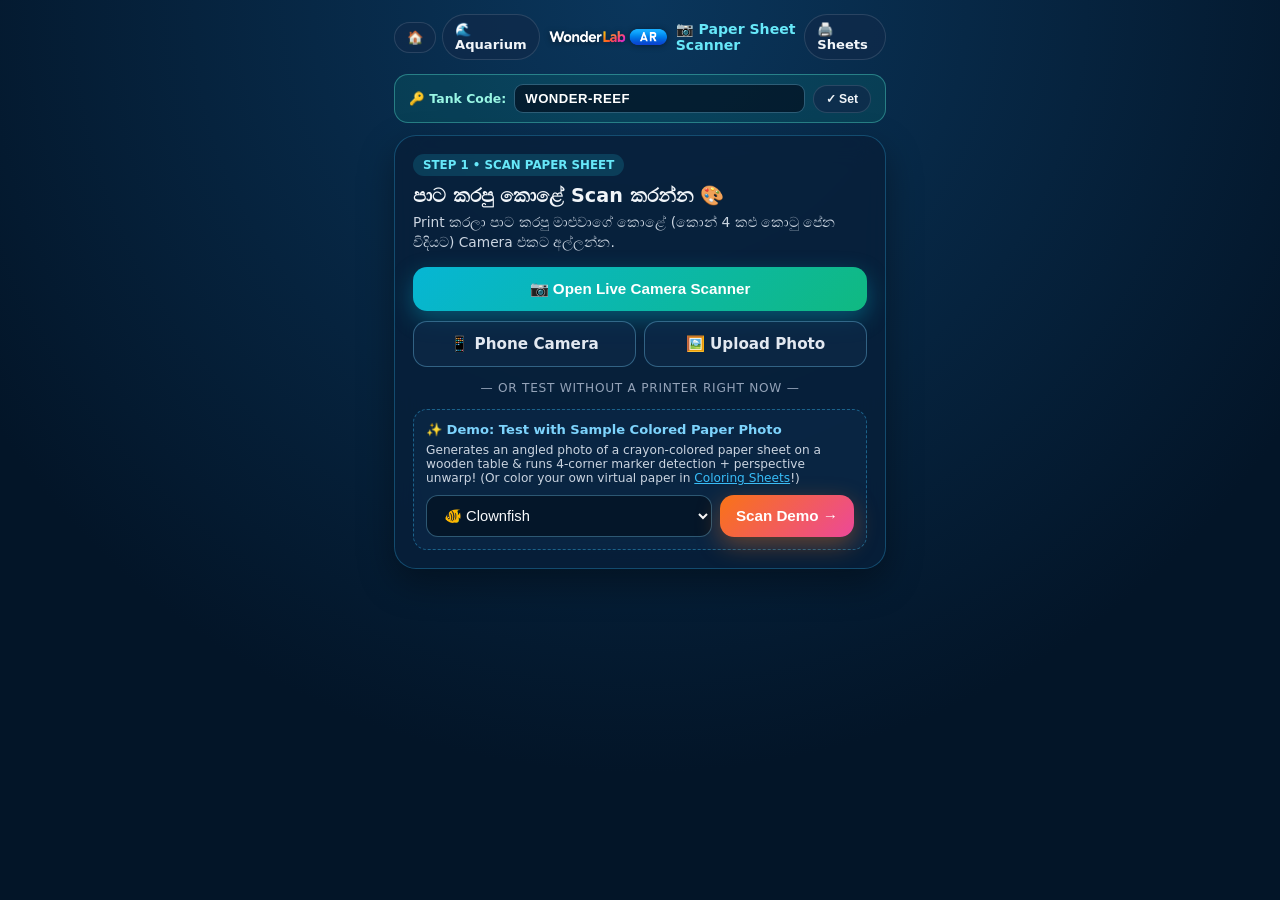
<file: scan.html>
<!DOCTYPE html>
<html lang="en">
<head>
  <meta charset="UTF-8" />
  <meta name="viewport" content="width=device-width, initial-scale=1.0, maximum-scale=1.0, user-scalable=no" />
  <title>Scan Coloring Sheet • 3D Digital Aquarium</title>
  <link rel="stylesheet" href="./css/styles.css" />
  <script src="./vendor/supabase.js"></script>
  <script type="importmap">
    {
      "imports": {
        "three": "./vendor/three.module.js"
      }
    }
  </script>
</head>
<body class="scanner-body">
  <div class="mobile-shell">
    <!-- Top Mini Navigation -->
    <nav class="sub-topbar">
      <div style="display: flex; gap: 6px; align-items: center;">
        <a href="./index.html" class="hud-btn" title="Website Home" style="text-decoration: none;">🏠</a>
        <a id="nav-link-aquarium" href="./aquarium.html" class="hud-btn" style="text-decoration: none;">🌊 Aquarium</a>
      </div>
      <div class="sub-brand">
        <img src="./assets/wonderlab-ar-logo.png" alt="WonderLab AR" class="brand-logo sub-logo" />
        <span style="font-weight: 800; font-size: 0.88rem; color: #67e8f9;">📷 Paper Sheet Scanner</span>
      </div>
      <a id="nav-link-sheets" href="./sheets.html" class="hud-btn" style="text-decoration: none;">🖨️ Sheets</a>
    </nav>

    <!-- Active Tank Code Bar (Play Magic Reef Room Selector) -->
    <div
      style="display: flex; align-items: center; justify-content: space-between; gap: 8px; padding: 9px 14px; margin-bottom: 12px; border-radius: 14px; background: rgba(13, 148, 136, 0.18); border: 1px solid rgba(94, 234, 212, 0.38);"
    >
      <span style="font-size: 0.78rem; font-weight: 800; color: #99f6e4; white-space: nowrap;">🔑 Tank Code:</span>
      <input
        id="scanner-room-input"
        type="text"
        maxlength="28"
        value="WONDER-REEF"
        placeholder="e.g. LEO-PARTY"
        style="flex: 1; min-width: 0; background: rgba(2, 12, 27, 0.65); border: 1px solid rgba(125, 211, 252, 0.35); border-radius: 9px; padding: 6px 10px; color: #ffffff; font-weight: 800; font-size: 0.82rem; text-transform: uppercase; letter-spacing: 0.04em; outline: none;"
      />
      <button id="btn-set-scanner-room" type="button" class="hud-btn" style="padding: 6px 12px; font-size: 0.76rem;">
        ✓ Set
      </button>
    </div>

    <!-- STEP 1: CAMERA SCANNER / PHOTO UPLOAD / INSTANT SAMPLE DEMO -->
    <section id="step-capture" class="panel-card">
      <span class="step-badge">STEP 1 • SCAN PAPER SHEET</span>
      <h1 class="panel-title">පාට කරපු කොළේ Scan කරන්න 🎨</h1>
      <p class="panel-desc">
        Print කරලා පාට කරපු මාළුවාගේ කොළේ (කොන් 4 කළු කොටු පේන විදියට) Camera එකට අල්ලන්න.
      </p>

      <!-- Live Camera Box -->
      <div id="camera-live-box" class="hidden">
        <div class="camera-stage">
          <video id="camera-video" playsinline webkit-playsinline muted autoplay></video>
          <canvas id="camera-overlay"></canvas>
          <div id="live-detect-status" class="detect-banner">
            🔍 Align the 4 black corner squares...
          </div>
        </div>
        <div style="display: flex; gap: 8px;">
          <button id="btn-shutter" class="btn-block btn-gradient-teal" style="flex: 1;">
            📸 Capture &amp; Make 3D!
          </button>
          <button id="btn-switch-camera" class="btn-block btn-outline" style="width: auto; padding: 13px 14px;" title="Switch / Flip Camera">
            🔄
          </button>
          <button id="btn-stop-camera" class="btn-block btn-outline" style="width: auto; padding: 13px 16px;" title="Close Camera">
            ✕
          </button>
        </div>
      </div>

      <!-- Idle Camera Launch & Photo Upload Buttons -->
      <div id="camera-idle-box">
        <button id="btn-start-camera" class="btn-block btn-gradient-teal" style="margin-bottom: 10px;">
          📷 Open Live Camera Scanner
        </button>

        <div id="camera-error-box" class="hidden" style="margin-bottom: 12px; padding: 12px 14px; border-radius: 12px; background: rgba(239, 68, 68, 0.14); border: 1px solid rgba(248, 113, 113, 0.45); color: #fecaca; font-size: 0.8rem; line-height: 1.45;">
          <div id="camera-error-text" style="margin-bottom: 8px;"></div>
          <div style="display: flex; gap: 8px; flex-wrap: wrap;">
            <a href="./scan.html" target="_blank" rel="noopener" class="hud-btn" style="text-decoration: none; padding: 6px 12px; font-size: 0.76rem; background: rgba(56, 189, 248, 0.22); border-color: rgba(56, 189, 248, 0.5); color: #e0f2fe;">
              ↗ Open Scanner in Full Tab
            </a>
          </div>
        </div>

        <div style="display: flex; gap: 8px;">
          <label class="btn-block btn-outline" style="cursor: pointer; flex: 1; text-align: center;">
            📱 Phone Camera
            <input id="camera-capture-input" type="file" accept="image/*" capture="environment" class="hidden" />
          </label>
          <label class="btn-block btn-outline" style="cursor: pointer; flex: 1; text-align: center;">
            🖼️ Upload Photo
            <input id="file-upload-input" type="file" accept="image/*" class="hidden" />
          </label>
        </div>
      </div>

      <div class="divider-label">— OR TEST WITHOUT A PRINTER RIGHT NOW —</div>

      <!-- Instant Angled Desk Photo Computer Vision Demo -->
      <div class="sample-box">
        <div style="font-size: 0.82rem; font-weight: 700; color: #7dd3fc; margin-bottom: 6px;">
          ✨ Demo: Test with Sample Colored Paper Photo
        </div>
        <p style="font-size: 0.76rem; color: #cbd5e1; margin-bottom: 10px;">
          Generates an angled photo of a crayon-colored paper sheet on a wooden table &amp; runs 4-corner marker detection + perspective unwarp! (Or color your own virtual paper in <a href="./sheets.html" style="color: #38bdf8;">Coloring Sheets</a>!)
        </p>
        <div style="display: flex; gap: 8px;">
          <select id="sample-species-select" class="select-input" style="flex: 1;"></select>
          <button id="btn-try-sample" class="btn-block btn-gradient-coral" style="width: auto; padding: 10px 16px;">
            Scan Demo →
          </button>
        </div>
      </div>
    </section>

    <!-- STEP 2: INTERACTIVE 4-CORNER PIN CROP FINE-TUNER -->
    <section id="step-crop" class="panel-card hidden">
      <span class="step-badge">ALIGN 4 CORNERS</span>
      <h2 class="panel-title">කොළේ කොන් 4 සකසන්න 📐</h2>
      <p class="panel-desc">
        Drag the 4 pins (TL, TR, BR, BL) onto the 4 corner squares of your coloring sheet so we can unwarp it cleanly.
      </p>
      <canvas id="crop-editor-canvas"></canvas>
      <div style="display: flex; gap: 8px;">
        <button id="btn-back-capture" class="btn-block btn-outline" style="width: auto;">← Back</button>
        <button id="btn-apply-crop" class="btn-block btn-gradient-teal" style="flex: 1;">
          ✨ Unwarp &amp; Build 3D Fish!
        </button>
      </div>
    </section>

    <!-- STEP 3: 3D STUDIO & LIVE PHONE CAMERA AR PREVIEW + SEND TO AQUARIUM -->
    <section id="step-preview" class="panel-card hidden">
      <div style="display: flex; justify-content: space-between; align-items: center; gap: 6px; margin-bottom: 8px;">
        <span id="crop-auto-badge" class="step-badge" style="margin-bottom: 0;">✅ 3D &amp; AR READY</span>
        <div style="display: flex; gap: 6px;">
          <button id="btn-test-creature-glb" class="hud-btn" style="font-size: 0.74rem; padding: 4px 9px;" title="Test your own Blender .GLB creature with this scanned UV texture!">
            📦 Test .GLB
          </button>
          <input id="test-creature-glb-input" type="file" accept=".glb,.gltf" class="hidden" />
          <button id="btn-adjust-corners" class="hud-btn" style="font-size: 0.74rem; padding: 4px 10px;">
            🔧 Adjust Corners
          </button>
        </div>
      </div>

      <div class="preview-mode-tabs">
        <button id="btn-mode-3d" class="mode-tab active-tab">🌊 3D Orbit Preview</button>
        <button id="btn-mode-ar" class="mode-tab">📱 Live Camera AR</button>
      </div>

      <div class="ar-stage-wrap">
        <video id="ar-bg-video" class="hidden" playsinline muted autoplay></video>
        <div id="preview-3d-stage"></div>
      </div>

      <div class="thumbs-row">
        <img id="source-photo-thumb" alt="Captured angled sheet" title="Detected 4-Corner Paper Photo" />
        <span style="color: #38bdf8; font-weight: 800;">→</span>
        <img id="unwarped-thumb" alt="Unwarped 512x512 UV" title="Perspective-Unwarped UV Texture" />
        <div style="flex: 1; min-width: 0;">
          <select id="species-override-select" class="select-input" style="padding: 6px 8px; font-size: 0.82rem; margin-bottom: 5px;"></select>
          <label style="display: flex; align-items: center; gap: 6px; font-size: 0.74rem; color: #cbd5e1; cursor: pointer;">
            <input id="chk-crisp-ink" type="checkbox" checked />
            Keep crisp lines &amp; eyes
          </label>
        </div>
      </div>

      <div style="margin-bottom: 12px;">
        <label style="display: block; font-size: 0.8rem; font-weight: 700; color: #bae6fd; margin-bottom: 5px;">
          🎨 ඔයාගේ නම / Artist Name:
        </label>
        <input
          id="artist-name-input"
          type="text"
          maxlength="24"
          placeholder="උදා: Shenal / Amaya"
          class="text-input"
        />
      </div>

      <div style="display: flex; gap: 8px;">
        <button id="btn-rescan" class="btn-block btn-outline" style="width: auto;">↺ Rescan</button>
        <button id="btn-send-aquarium" class="btn-block btn-gradient-coral" style="flex: 1;">
          🚀 Aquarium එකට යවන්න!
        </button>
      </div>
    </section>

    <!-- STEP 4: SUCCESS CELEBRATION + REMOTE INTERACTION -->
    <section id="step-sent" class="panel-card hidden" style="text-align: center;">
      <div style="font-size: 3.2rem; margin-bottom: 8px;">🎉🐠🌊</div>
      <h2 class="panel-title" style="color: #5eead4;">Aquarium එකට ගියා!</h2>
      <p id="sent-summary-text" class="panel-desc"></p>

      <div style="display: grid; grid-template-columns: 1fr 1fr; gap: 8px; margin-bottom: 12px;">
        <button id="btn-remote-feed" class="btn-block btn-outline" style="font-size: 0.84rem;">
          🍤 Drop Food
        </button>
        <button id="btn-remote-shark" class="btn-block btn-outline" style="font-size: 0.84rem;">
          🦈 Summon Shark!
        </button>
      </div>

      <button id="btn-scan-another" class="btn-block btn-gradient-teal" style="margin-bottom: 8px;">
        🎨 තවත් කොළයක් Scan කරන්න
      </button>
      <a id="sent-link-aquarium" href="./aquarium.html" class="btn-block btn-outline" style="text-decoration: none;">
        🌊 View 3D Digital Aquarium
      </a>
    </section>
  </div>

  <script type="module" src="./js/scanner.js"></script>
</body>
</html>
</file>
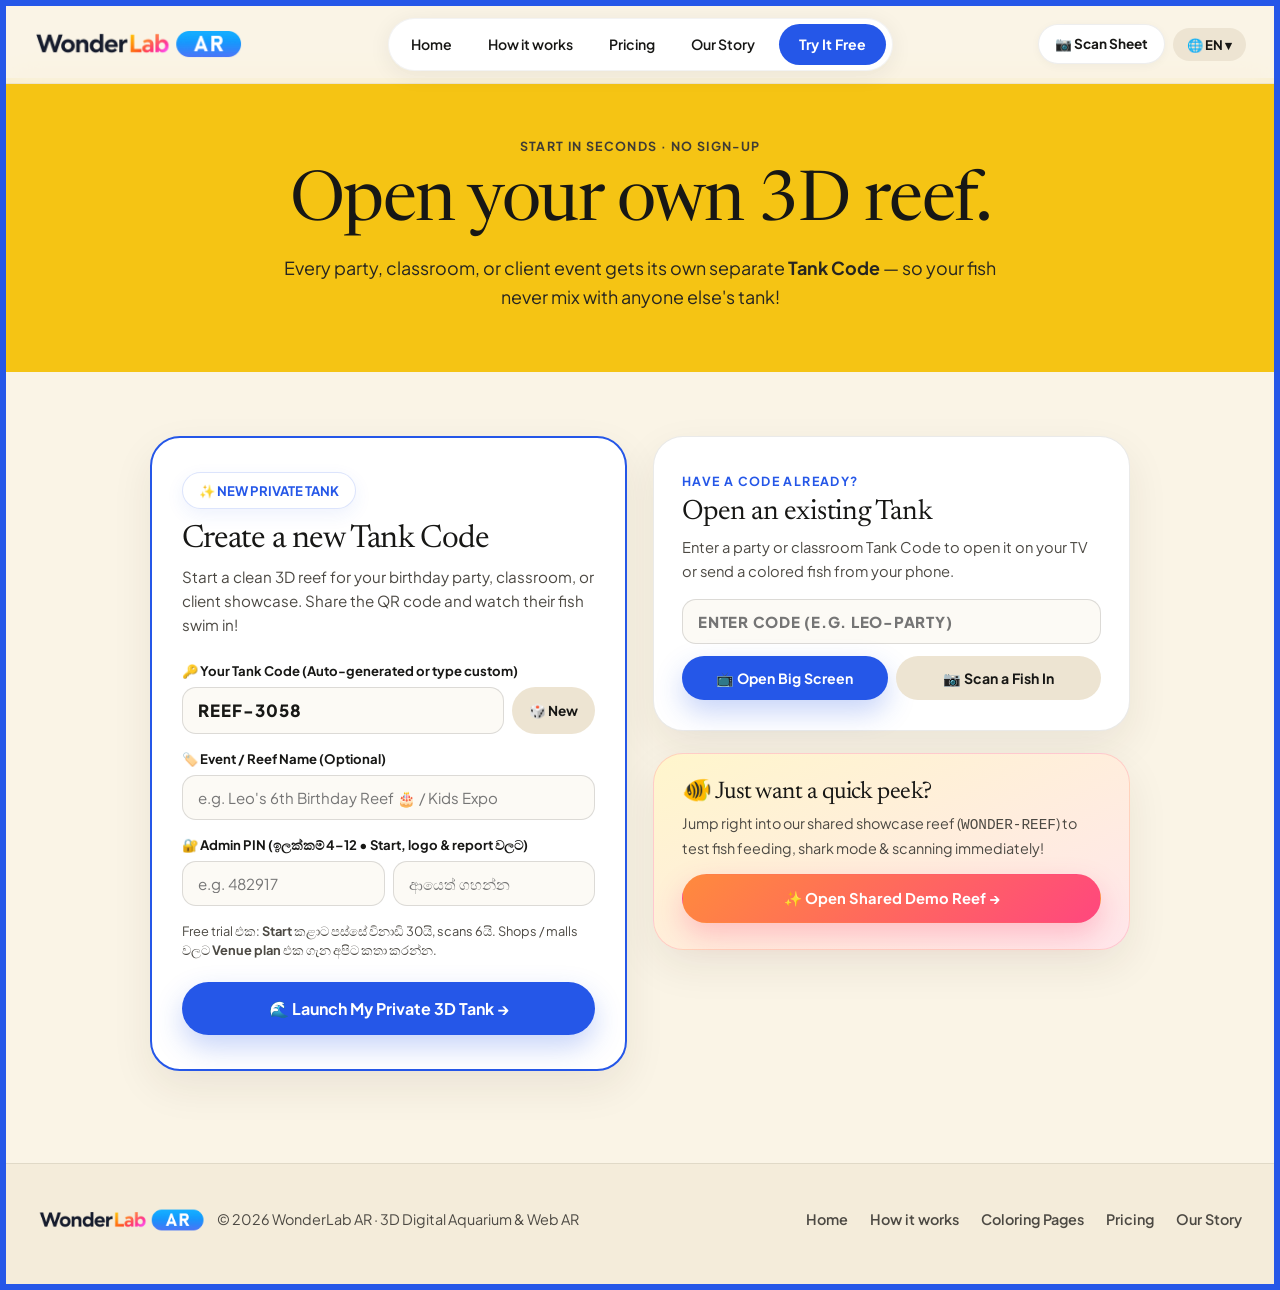
<file: tank-new.html>
<!DOCTYPE html>
<html lang="en">
<head>
  <meta charset="UTF-8" />
  <meta name="viewport" content="width=device-width, initial-scale=1.0" />
  <title>Start Your 3D Tank · WonderLab AR</title>
  <meta
    name="description"
    content="Start a fresh private 3D aquarium with your own Tank Code for a birthday party, classroom, or client event, or join an existing reef."
  />
  <link rel="preconnect" href="https://fonts.googleapis.com" />
  <link rel="preconnect" href="https://fonts.gstatic.com" crossorigin />
  <link
    href="https://fonts.googleapis.com/css2?family=Newsreader:opsz,wght@6..72,400;6..72,500&family=Plus+Jakarta+Sans:wght@400;500;600;700;800&display=swap"
    rel="stylesheet"
  />
  <link rel="stylesheet" href="./css/landing.css" />
  <script src="./vendor/supabase.js"></script>
</head>
<body class="pmr-body">

  <!-- ========================================================================
       FLOATING WHITE PILL NAVBAR
       ======================================================================== -->
  <header id="pmr-header" class="pmr-header">
    <div class="pmr-header-inner">
      <a href="./index.html" class="pmr-logo-link">
        <img src="./assets/wonderlab-ar-logo-light.png" alt="WonderLab AR" class="pmr-logo-img" />
      </a>

      <nav class="pmr-center-pill" aria-label="Primary Navigation">
        <a href="./index.html" class="pmr-nav-link" data-i18n="nav_home">Home</a>
        <a href="./how-it-works.html" class="pmr-nav-link" data-i18n="nav_how">How it works</a>
        <a href="./pricing.html" class="pmr-nav-link" data-i18n="nav_pricing">Pricing</a>
        <a href="./our-story.html" class="pmr-nav-link" data-i18n="nav_story">Our Story</a>
        <a href="./tank-new.html" class="pmr-try-btn" data-i18n="nav_try">Try It Free</a>
      </nav>

      <div class="pmr-right-actions">
        <a href="./scan.html" class="pmr-pill-white hide-sm" data-i18n="nav_scan">📷 Scan Sheet</a>
        <button id="btn-lang-switch" type="button" class="pmr-lang-btn">🌐 EN ▾</button>
        <button id="btn-mobile-menu" type="button" class="pmr-mobile-toggle">☰ Menu</button>
      </div>
    </div>

    <div id="pmr-mobile-drawer" class="pmr-mobile-drawer">
      <a href="./index.html" class="pmr-nav-link">Home</a>
      <a href="./how-it-works.html" class="pmr-nav-link">How it works</a>
      <a href="./pricing.html" class="pmr-nav-link">Pricing</a>
      <a href="./our-story.html" class="pmr-nav-link">Our Story</a>
    </div>
  </header>

  <!-- ========================================================================
       PLAY MAGIC REEF STYLE "/tank/new" LAUNCHER
       ======================================================================== -->
  <section class="sunshine-banner" style="padding: 54px 0 60px;">
    <div class="container reveal-up" style="text-align: center; max-width: 780px;">
      <span class="uppercase-kicker" style="color: #3f3c34;">START IN SECONDS · NO SIGN-UP</span>
      <h1 style="font-size: clamp(2.6rem, 5.4vw, 4.4rem); margin: 10px 0 14px;">
        Open your own 3D reef.
      </h1>
      <p style="font-size: 1.12rem; color: #262521;">
        Every party, classroom, or client event gets its own separate <strong>Tank Code</strong> — so your fish never mix with anyone else's tank!
      </p>
    </div>
  </section>

  <section style="padding: 64px 0 92px; background: var(--cream-bg);">
    <div class="container">
      <div
        class="reveal-up"
        style="display: grid; grid-template-columns: repeat(auto-fit, minmax(320px, 1fr)); gap: 26px; max-width: 980px; margin: 0 auto;"
      >
        <!-- Card 1: Create Fresh Private Party / Client Tank -->
        <div
          style="background: var(--white); border: 2.5px solid var(--wonder-blue); border-radius: 30px; padding: 34px 30px; box-shadow: var(--shadow-card); display: flex; flex-direction: column;"
        >
          <span class="wonder-eyebrow-pill" style="align-self: flex-start; margin-bottom: 14px;">
            ✨ NEW PRIVATE TANK
          </span>
          <h2 style="font-size: 2rem; margin-bottom: 8px;">Create a new Tank Code</h2>
          <p style="font-size: 0.95rem; color: var(--ink-soft); margin-bottom: 22px;">
            Start a clean 3D reef for your birthday party, classroom, or client showcase. Share the QR code and watch their fish swim in!
          </p>

          <form id="create-tank-form" class="light-form-grid" style="margin-top: 0;">
            <div class="light-field">
              <label for="new-tank-code">🔑 Your Tank Code (Auto-generated or type custom)</label>
              <div style="display: flex; gap: 8px;">
                <input
                  id="new-tank-code"
                  type="text"
                  maxlength="24"
                  required
                  style="text-transform: uppercase; font-weight: 800; letter-spacing: 0.06em; font-size: 1.05rem;"
                />
                <button
                  id="btn-reroll-code"
                  type="button"
                  class="btn-pmr btn-pmr-oat"
                  style="padding: 0 16px; font-size: 0.85rem; white-space: nowrap;"
                  title="Generate another code"
                >
                  🎲 New
                </button>
              </div>
            </div>

            <div class="light-field">
              <label for="new-tank-title">🏷️ Event / Reef Name (Optional)</label>
              <input
                id="new-tank-title"
                type="text"
                maxlength="60"
                placeholder="e.g. Leo's 6th Birthday Reef 🎂 / Kids Expo"
              />
            </div>

            <div class="light-field">
              <label for="new-tank-pin">🔐 Admin PIN (ඉලක්කම් 4–12 • Start, logo &amp; report වලට)</label>
              <div style="display: flex; gap: 8px;">
                <input id="new-tank-pin" type="password" inputmode="numeric" maxlength="12" required placeholder="e.g. 482917" autocomplete="new-password" />
                <input id="new-tank-pin2" type="password" inputmode="numeric" maxlength="12" required placeholder="ආයෙත් ගහන්න" autocomplete="new-password" />
              </div>
            </div>

            <p id="create-tank-error" style="display: none; color: #b91c1c; font-size: 0.86rem; font-weight: 600; margin: 4px 0 0;"></p>
            <p style="font-size: 0.8rem; color: var(--ink-soft); margin: 2px 0 0; line-height: 1.5;">
              Free trial එක: <strong>Start</strong> කළාට පස්සේ විනාඩි 30යි, scans 6යි. Shops / malls වලට <strong>Venue plan</strong> එක ගැන අපිට කතා කරන්න.
            </p>

            <button
              id="btn-create-launch-tank"
              type="submit"
              class="btn-pmr btn-pmr-blue"
              style="width: 100%; margin-top: 8px;"
            >
              🌊 Launch My Private 3D Tank →
            </button>
          </form>
        </div>

        <!-- Card 2: Join Existing Tank Code OR Shared Demo Reef -->
        <div style="display: flex; flex-direction: column; gap: 22px;">
          <div
            style="background: var(--white); border: 1px solid var(--border-warm); border-radius: 30px; padding: 30px 28px; box-shadow: var(--shadow-card);"
          >
            <span class="uppercase-kicker" style="color: var(--wonder-blue);">HAVE A CODE ALREADY?</span>
            <h3 style="font-size: 1.75rem; margin: 6px 0 8px;">Open an existing Tank</h3>
            <p style="font-size: 0.92rem; color: var(--ink-soft); margin-bottom: 16px;">
              Enter a party or classroom Tank Code to open it on your TV or send a colored fish from your phone.
            </p>

            <div class="light-field" style="margin-bottom: 12px;">
              <input
                id="join-tank-code"
                type="text"
                maxlength="24"
                placeholder="Enter code (e.g. LEO-PARTY)"
                style="text-transform: uppercase; font-weight: 800; letter-spacing: 0.05em;"
              />
            </div>

            <div style="display: flex; gap: 8px; flex-wrap: wrap;">
              <button
                id="btn-join-screen"
                type="button"
                class="btn-pmr btn-pmr-blue"
                style="flex: 1; padding: 12px 16px; font-size: 0.88rem;"
              >
                📺 Open Big Screen
              </button>
              <button
                id="btn-join-scanner"
                type="button"
                class="btn-pmr btn-pmr-oat"
                style="flex: 1; padding: 12px 16px; font-size: 0.88rem;"
              >
                📷 Scan a Fish In
              </button>
            </div>
          </div>

          <!-- Instant Public Demo Tank -->
          <div
            style="background: linear-gradient(155deg, #fff6cc 0%, #ffe6eb 100%); border: 1px solid rgba(255, 88, 118, 0.22); border-radius: 30px; padding: 26px 28px; box-shadow: var(--shadow-card);"
          >
            <h3 style="font-size: 1.5rem; margin-bottom: 6px;">🐠 Just want a quick peek?</h3>
            <p style="font-size: 0.9rem; color: var(--ink-soft); margin-bottom: 14px;">
              Jump right into our shared showcase reef (<code>WONDER-REEF</code>) to test fish feeding, shark mode &amp; scanning immediately!
            </p>
            <a
              href="./aquarium.html?tank=WONDER-REEF"
              class="btn-pmr btn-pmr-coral"
              style="width: 100%; padding: 12px 18px; font-size: 0.92rem;"
            >
              ✨ Open Shared Demo Reef →
            </a>
          </div>
        </div>
      </div>
    </div>
  </section>

  <footer class="pmr-footer">
    <div class="container pmr-footer-row">
      <div style="display: flex; align-items: center; gap: 12px;">
        <img src="./assets/wonderlab-ar-logo-light.png" alt="WonderLab AR" style="height: 24px; width: auto;" />
        <span>© 2026 WonderLab AR · 3D Digital Aquarium &amp; Web AR</span>
      </div>
      <div class="pmr-footer-links">
        <a href="./index.html">Home</a>
        <a href="./how-it-works.html">How it works</a>
        <a href="./sheets.html">Coloring Pages</a>
        <a href="./pricing.html">Pricing</a>
        <a href="./our-story.html">Our Story</a>
      </div>
    </div>
  </footer>

  <script type="module" src="./js/landing.js"></script>
</body>
</html>
</file>
<file: css/styles.css>
*, *::before, *::after {
  box-sizing: border-box;
  margin: 0;
  padding: 0;
}

:root {
  --bg-deep: #031528;
  --glass-bg: rgba(6, 28, 52, 0.76);
  --glass-border: rgba(56, 189, 248, 0.28);
  --accent-cyan: #22d3ee;
  --accent-teal: #14b8a6;
  --accent-coral: #ff6b35;
  --text-main: #f1f5f9;
  --text-muted: #94a3b8;
}

html, body {
  font-family: 'Inter', system-ui, -apple-system, BlinkMacSystemFont, 'Segoe UI', Roboto, sans-serif;
  background: var(--bg-deep);
  color: var(--text-main);
  -webkit-font-smoothing: antialiased;
}

.hidden {
  display: none !important;
}

/* ==========================================================================
   1. 3D AQUARIUM FULLSCREEN VIEWPORT & GLASSMORPHIC HUD (index.html)
   ========================================================================== */

body.aquarium-body {
  overflow: hidden;
  width: 100vw;
  height: 100vh;
}

#aquarium-canvas-wrap {
  position: fixed;
  inset: 0;
  z-index: 1;
  /* Instant paint + graceful fallback if WebGL is unavailable.
     The opaque WebGL canvas covers this the moment the tank starts. */
  background: #031528 url('../assets/underwater-bg.jpg') center center / cover no-repeat;
}

.top-hud {
  position: fixed;
  top: 14px;
  left: 16px;
  right: 16px;
  z-index: 20;
  display: flex;
  align-items: center;
  justify-content: space-between;
  gap: 12px;
  flex-wrap: wrap;
  pointer-events: none;
}

.brand-pill, .hud-actions {
  pointer-events: auto;
  background: var(--glass-bg);
  backdrop-filter: blur(16px);
  -webkit-backdrop-filter: blur(16px);
  border: 1px solid var(--glass-border);
  border-radius: 999px;
  padding: 8px 16px;
  display: flex;
  align-items: center;
  gap: 10px;
  box-shadow: 0 10px 30px rgba(0, 0, 0, 0.35);
}

.hud-actions {
  padding: 6px 10px;
  gap: 6px;
  flex-wrap: wrap;
}

.live-dot {
  width: 10px;
  height: 10px;
  border-radius: 50%;
  background: #f59e0b;
  box-shadow: 0 0 10px #f59e0b;
}

.live-dot.online {
  background: #10b981;
  box-shadow: 0 0 12px #10b981;
}

.brand-title {
  font-weight: 700;
  font-size: 0.98rem;
  letter-spacing: -0.01em;
}

.count-badge {
  background: rgba(34, 211, 238, 0.16);
  color: #67e8f9;
  border: 1px solid rgba(34, 211, 238, 0.35);
  border-radius: 999px;
  padding: 3px 10px;
  font-size: 0.78rem;
  font-weight: 600;
}

/* WonderLab AR Brand Logo */
.brand-logo {
  height: 26px;
  width: auto;
  max-width: 150px;
  object-fit: contain;
  display: block;
  filter: drop-shadow(0 1px 3px rgba(0, 0, 0, 0.45));
}

.sub-logo {
  height: 20px;
  max-width: 120px;
}

.sub-brand {
  display: flex;
  align-items: center;
  gap: 8px;
  pointer-events: auto;
}

/* ==========================================================================
   TOP BAR COMPACT STYLING & MINIMIZE STATE
   ========================================================================== */

.top-hud {
  transition: top 0.28s cubic-bezier(0.16, 1, 0.3, 1), opacity 0.28s ease;
}

.top-hud.collapsed {
  top: 10px;
  left: 10px;
  right: auto;
  pointer-events: auto;
}

.top-hud.collapsed .brand-pill,
.top-hud.collapsed .hud-actions .hud-btn {
  display: none !important;
}

.top-hud.collapsed .hud-actions {
  background: var(--glass-bg);
  border-radius: 999px;
  padding: 4px 10px;
  gap: 0;
}

.top-hud.collapsed .hud-actions .hud-collapse-btn {
  display: inline-flex !important;
  font-size: 1rem;
  padding: 4px 11px;
}

/* Compact glass buttons */
.top-hud .hud-btn {
  font-size: 0.78rem;
  font-weight: 700;
  padding: 5px 10px;
  gap: 4px;
}

.top-hud .brand-pill {
  padding: 6px 14px 6px 10px;
  gap: 8px;
}

.top-hud .brand-title {
  font-size: 0.92rem;
}

.hud-collapse-btn {
  font-size: 0.82rem;
  padding: 5px 9px;
}

.hud-btn {
  appearance: none;
  border: 1px solid rgba(148, 163, 184, 0.22);
  background: rgba(15, 42, 74, 0.75);
  color: var(--text-main);
  font-size: 0.82rem;
  font-weight: 600;
  padding: 7px 12px;
  border-radius: 999px;
  cursor: pointer;
  transition: all 0.18s ease;
  text-decoration: none;
  display: inline-flex;
  align-items: center;
  gap: 5px;
}

.hud-btn:hover {
  background: rgba(34, 211, 238, 0.22);
  border-color: rgba(34, 211, 238, 0.6);
  transform: translateY(-1px);
}

.hud-btn.primary-cta {
  background: linear-gradient(135deg, #06b6d4, #2563eb);
  border-color: rgba(125, 211, 252, 0.6);
  color: #ffffff;
}

.hud-btn.secondary-cta {
  background: linear-gradient(135deg, #f97316, #ec4899);
  border-color: rgba(253, 186, 116, 0.55);
  color: #ffffff;
}

.hud-btn.active-pill {
  border-color: #2dd4bf;
  background: rgba(20, 184, 166, 0.24);
  color: #99f6e4;
}

/* Celebratory New Fish Arrival Toast */
.arrival-toast {
  position: fixed;
  top: 78px;
  left: 50%;
  transform: translateX(-50%) translateY(-28px) scale(0.94);
  opacity: 0;
  pointer-events: none;
  z-index: 35;
  background: linear-gradient(135deg, rgba(6, 78, 99, 0.94), rgba(15, 23, 42, 0.94));
  border: 1.5px solid rgba(45, 212, 191, 0.75);
  border-radius: 20px;
  padding: 12px 22px;
  display: flex;
  align-items: center;
  gap: 14px;
  box-shadow: 0 18px 42px rgba(0, 0, 0, 0.5), 0 0 28px rgba(45, 212, 191, 0.35);
  transition: all 0.38s cubic-bezier(0.16, 1, 0.3, 1);
}

.arrival-toast.visible {
  opacity: 1;
  transform: translateX(-50%) translateY(0) scale(1);
}

.toast-emoji {
  font-size: 2.2rem;
}

.toast-title {
  font-weight: 700;
  font-size: 1rem;
  color: #5eead4;
}

.toast-sub {
  font-size: 0.88rem;
  color: #e2e8f0;
  margin-top: 2px;
}

/* Bottom-Right Exhibition QR Card */
.qr-card {
  position: fixed;
  right: 18px;
  bottom: 18px;
  z-index: 20;
  width: 224px;
  background: var(--glass-bg);
  backdrop-filter: blur(18px);
  -webkit-backdrop-filter: blur(18px);
  border: 1px solid var(--glass-border);
  border-radius: 20px;
  padding: 14px;
  text-align: center;
  box-shadow: 0 14px 36px rgba(0, 0, 0, 0.45);
  transition: transform 0.25s ease;
}

.qr-card.minimized .qr-body {
  display: none;
}

.qr-header {
  display: flex;
  align-items: center;
  justify-content: space-between;
  font-size: 0.82rem;
  font-weight: 700;
  color: #67e8f9;
  margin-bottom: 8px;
}

.qr-card.minimized .qr-header {
  margin-bottom: 0;
}

.qr-toggle-btn {
  background: transparent;
  border: none;
  color: #94a3b8;
  cursor: pointer;
  font-size: 0.85rem;
}

.qr-img-box {
  background: #ffffff;
  border-radius: 14px;
  padding: 8px;
  width: 148px;
  height: 148px;
  margin: 0 auto 8px;
  display: flex;
  align-items: center;
  justify-content: center;
}

.qr-img-box img {
  width: 100%;
  height: 100%;
  display: block;
}

.qr-caption {
  font-size: 0.76rem;
  color: #cbd5e1;
  line-height: 1.35;
}

.qr-url {
  margin-top: 5px;
  font-size: 0.68rem;
  color: #38bdf8;
  word-break: break-all;
}

/* Hint pill bottom-left */
.tank-hint-pill {
  position: fixed;
  left: 18px;
  bottom: 18px;
  z-index: 18;
  background: rgba(6, 28, 52, 0.68);
  backdrop-filter: blur(12px);
  border: 1px solid rgba(56, 189, 248, 0.22);
  border-radius: 999px;
  padding: 8px 15px;
  font-size: 0.78rem;
  color: #cbd5e1;
  pointer-events: none;
}

/* Creature Inspect Spotlight Card */
.inspect-card {
  position: fixed;
  left: 50%;
  bottom: 26px;
  transform: translateX(-50%);
  z-index: 30;
  background: rgba(7, 30, 56, 0.92);
  backdrop-filter: blur(18px);
  border: 1px solid rgba(45, 212, 191, 0.55);
  border-radius: 20px;
  padding: 14px 18px;
  display: flex;
  align-items: center;
  gap: 14px;
  box-shadow: 0 18px 40px rgba(0, 0, 0, 0.55);
  max-width: 420px;
}

.inspect-card img {
  width: 74px;
  height: 74px;
  border-radius: 12px;
  background: #ffffff;
  object-fit: cover;
  border: 2px solid #2dd4bf;
}

.inspect-close {
  background: rgba(255, 255, 255, 0.1);
  border: none;
  color: #fff;
  width: 28px;
  height: 28px;
  border-radius: 50%;
  cursor: pointer;
  margin-left: auto;
}

/* Split-Screen Studio Drawer for Single-Screen Testing */
.studio-drawer {
  position: fixed;
  top: 68px;
  right: 16px;
  bottom: 16px;
  width: min(440px, calc(100vw - 32px));
  z-index: 40;
  background: rgba(6, 22, 42, 0.96);
  border: 1px solid rgba(56, 189, 248, 0.45);
  border-radius: 22px;
  display: flex;
  flex-direction: column;
  overflow: hidden;
  box-shadow: -12px 20px 50px rgba(0, 0, 0, 0.6);
}

.drawer-header {
  padding: 10px 14px;
  background: rgba(12, 38, 68, 0.95);
  border-bottom: 1px solid rgba(56, 189, 248, 0.25);
  display: flex;
  align-items: center;
  justify-content: space-between;
  font-size: 0.86rem;
  font-weight: 700;
}

.studio-drawer iframe {
  flex: 1;
  width: 100%;
  border: none;
  background: #04182e;
}

/* ==========================================================================
   2. MOBILE PAPER SCANNER & 3D/AR PREVIEW (scan.html)
   ========================================================================== */

body.scanner-body {
  min-height: 100vh;
  background: radial-gradient(circle at top, #0a365c 0%, #031528 70%);
  padding-bottom: 40px;
}

.mobile-shell {
  max-width: 520px;
  margin: 0 auto;
  padding: 14px;
}

.sub-topbar {
  display: flex;
  align-items: center;
  justify-content: space-between;
  gap: 8px;
  margin-bottom: 14px;
}

.panel-card {
  background: rgba(8, 31, 58, 0.84);
  backdrop-filter: blur(14px);
  border: 1px solid rgba(56, 189, 248, 0.28);
  border-radius: 22px;
  padding: 18px;
  box-shadow: 0 14px 35px rgba(0, 0, 0, 0.35);
}

.step-badge {
  display: inline-block;
  background: rgba(34, 211, 238, 0.16);
  color: #67e8f9;
  font-size: 0.74rem;
  font-weight: 700;
  padding: 4px 10px;
  border-radius: 999px;
  margin-bottom: 8px;
}

.panel-title {
  font-size: 1.2rem;
  font-weight: 800;
  margin-bottom: 6px;
}

.panel-desc {
  font-size: 0.86rem;
  color: #cbd5e1;
  line-height: 1.45;
  margin-bottom: 14px;
}

.camera-stage {
  position: relative;
  width: 100%;
  border-radius: 16px;
  overflow: hidden;
  background: #020d1a;
  border: 1.5px solid rgba(56, 189, 248, 0.35);
  margin-bottom: 14px;
}

.camera-stage video {
  width: 100%;
  display: block;
  max-height: 380px;
  object-fit: cover;
}

.camera-stage canvas {
  position: absolute;
  inset: 0;
  width: 100%;
  height: 100%;
  pointer-events: none;
}

.detect-banner {
  position: absolute;
  top: 10px;
  left: 10px;
  right: 10px;
  background: rgba(15, 23, 42, 0.82);
  color: #e2e8f0;
  font-size: 0.78rem;
  font-weight: 600;
  padding: 7px 12px;
  border-radius: 999px;
  text-align: center;
  border: 1px solid rgba(148, 163, 184, 0.3);
}

.detect-banner.locked {
  background: rgba(6, 78, 59, 0.92);
  border-color: #34d399;
  color: #a7f3d0;
}

.btn-block {
  width: 100%;
  padding: 13px 16px;
  border-radius: 14px;
  border: none;
  font-size: 0.95rem;
  font-weight: 700;
  cursor: pointer;
  display: flex;
  align-items: center;
  justify-content: center;
  gap: 8px;
  transition: transform 0.15s ease, opacity 0.15s ease;
}

.btn-block:active {
  transform: scale(0.98);
}

.btn-gradient-teal {
  background: linear-gradient(135deg, #06b6d4, #10b981);
  color: #ffffff;
  box-shadow: 0 8px 22px rgba(6, 182, 212, 0.35);
}

.btn-gradient-coral {
  background: linear-gradient(135deg, #f97316, #ec4899);
  color: #ffffff;
  box-shadow: 0 8px 24px rgba(249, 115, 22, 0.38);
}

.btn-outline {
  background: rgba(15, 42, 74, 0.65);
  border: 1px solid rgba(125, 211, 252, 0.35);
  color: #e2e8f0;
}

.divider-label {
  text-align: center;
  font-size: 0.76rem;
  color: #94a3b8;
  margin: 14px 0;
  text-transform: uppercase;
  letter-spacing: 0.06em;
}

.sample-box {
  background: rgba(12, 42, 74, 0.6);
  border: 1px dashed rgba(56, 189, 248, 0.4);
  border-radius: 14px;
  padding: 12px;
  margin-top: 12px;
}

.select-input, .text-input {
  width: 100%;
  padding: 11px 13px;
  border-radius: 12px;
  border: 1px solid rgba(125, 211, 252, 0.35);
  background: rgba(4, 20, 38, 0.85);
  color: #f8fafc;
  font-size: 0.92rem;
}

/* 3D / Live Camera WebAR Stage */
.preview-mode-tabs {
  display: grid;
  grid-template-columns: 1fr 1fr;
  gap: 8px;
  margin-bottom: 10px;
}

.mode-tab {
  padding: 9px 10px;
  border-radius: 12px;
  border: 1px solid rgba(125, 211, 252, 0.25);
  background: rgba(4, 20, 38, 0.7);
  color: #cbd5e1;
  font-weight: 700;
  font-size: 0.82rem;
  cursor: pointer;
}

.mode-tab.active-tab {
  background: linear-gradient(135deg, #0284c7, #0d9488);
  border-color: #5eead4;
  color: #ffffff;
}

.ar-stage-wrap {
  position: relative;
  width: 100%;
  height: 290px;
  border-radius: 16px;
  overflow: hidden;
  border: 1.5px solid rgba(45, 212, 191, 0.45);
  background: radial-gradient(circle at center, #0c4a6e, #04182e);
  margin-bottom: 12px;
}

#ar-bg-video {
  position: absolute;
  inset: 0;
  width: 100%;
  height: 100%;
  object-fit: cover;
  z-index: 1;
}

#preview-3d-stage {
  position: absolute;
  inset: 0;
  z-index: 2;
}

.thumbs-row {
  display: flex;
  align-items: center;
  gap: 10px;
  background: rgba(4, 20, 38, 0.65);
  padding: 8px 10px;
  border-radius: 12px;
  margin-bottom: 12px;
}

.thumbs-row img {
  width: 54px;
  height: 54px;
  border-radius: 8px;
  object-fit: cover;
  background: #fff;
  border: 1px solid rgba(125, 211, 252, 0.4);
}

#crop-editor-canvas {
  width: 100%;
  border-radius: 14px;
  border: 1.5px solid #2dd4bf;
  touch-action: none;
  display: block;
  margin-bottom: 12px;
}

/* ==========================================================================
   3. PRINTABLE A4 COLORING SHEETS & VIRTUAL CRAYON TESTER (sheets.html)
   ========================================================================== */

body.sheets-body {
  min-height: 100vh;
  background: radial-gradient(circle at top, #0a365c 0%, #031528 75%);
  padding: 18px 14px 50px;
}

.sheets-container {
  max-width: 880px;
  margin: 0 auto;
}

.species-tabs {
  display: flex;
  gap: 8px;
  flex-wrap: wrap;
  margin: 14px 0;
}

.species-tab {
  padding: 9px 15px;
  border-radius: 999px;
  border: 1px solid rgba(125, 211, 252, 0.3);
  background: rgba(8, 31, 58, 0.8);
  color: #e2e8f0;
  font-weight: 600;
  font-size: 0.86rem;
  cursor: pointer;
  display: inline-flex;
  align-items: center;
  gap: 6px;
}

.species-tab.active {
  background: linear-gradient(135deg, #06b6d4, #2563eb);
  border-color: #7dd3fc;
  color: #ffffff;
}

.crayon-toolbar {
  background: rgba(8, 31, 58, 0.9);
  border: 1px solid rgba(45, 212, 191, 0.45);
  border-radius: 18px;
  padding: 12px 16px;
  margin-bottom: 16px;
  display: flex;
  flex-wrap: wrap;
  align-items: center;
  gap: 12px;
}

.swatches-wrap {
  display: flex;
  gap: 7px;
  flex-wrap: wrap;
}

.swatch-btn {
  width: 28px;
  height: 28px;
  border-radius: 50%;
  border: 2px solid rgba(255, 255, 255, 0.4);
  cursor: pointer;
  transition: transform 0.12s ease;
}

.swatch-btn.selected {
  transform: scale(1.22);
  border-color: #ffffff;
  box-shadow: 0 0 0 3px #22d3ee;
}

/* Printable White A4 Paper Card */
.a4-paper-sheet {
  background: #ffffff;
  color: #0f172a;
  max-width: 680px;
  margin: 0 auto;
  border-radius: 16px;
  padding: 26px 28px;
  box-shadow: 0 22px 55px rgba(0, 0, 0, 0.55);
}

.sheet-top-row {
  display: flex;
  align-items: center;
  justify-content: space-between;
  gap: 16px;
  border-bottom: 2px solid #e2e8f0;
  padding-bottom: 12px;
  margin-bottom: 14px;
}

.sheet-brand {
  font-size: 1.25rem;
  font-weight: 800;
  color: #0f172a;
}

.sheet-steps {
  font-size: 0.8rem;
  color: #475569;
  margin-top: 4px;
  line-height: 1.4;
}

.sheet-qr-box {
  text-align: center;
  flex-shrink: 0;
}

.sheet-qr-box img {
  width: 74px;
  height: 74px;
  display: block;
  margin: 0 auto;
}

.sheet-qr-box span {
  font-size: 0.65rem;
  font-weight: 700;
  color: #334155;
}

#sheet-frame-canvas {
  width: 100%;
  max-width: 580px;
  aspect-ratio: 1 / 1;
  display: block;
  margin: 0 auto;
  touch-action: none;
}

.sheet-footer-row {
  margin-top: 14px;
  padding-top: 10px;
  border-top: 2px dashed #cbd5e1;
  display: flex;
  align-items: center;
  justify-content: space-between;
  font-size: 0.88rem;
  font-weight: 700;
  color: #334155;
}

/* Clean A4 Print Media Query! */
@media print {
  @page {
    size: A4 portrait;
    margin: 10mm;
  }
  body.sheets-body {
    background: #ffffff !important;
    padding: 0 !important;
  }
  .no-print {
    display: none !important;
  }
  .a4-paper-sheet {
    box-shadow: none !important;
    border-radius: 0 !important;
    padding: 6mm !important;
    max-width: 100% !important;
  }
  body.printing-all .sheets-container {
    display: none !important;
  }
  body.printing-all .print-all-pages {
    display: block !important;
  }
  .print-all-pages img {
    display: block;
    width: 100%;
    height: auto;
    max-height: 277mm;
    object-fit: contain;
    page-break-after: always;
    break-after: page;
  }
  .print-all-pages img:last-child {
    page-break-after: auto;
    break-after: auto;
  }
}

.print-all-pages {
  display: none;
}

.sheet-tank-info {
  display: flex;
  gap: 10px;
  flex-wrap: wrap;
  align-items: center;
  margin-top: 10px;
  font-size: 0.82rem;
  font-weight: 700;
  color: #99f6e4;
}
.sheet-tank-info span:first-child {
  background: rgba(13, 148, 136, 0.28);
  border: 1px solid rgba(94, 234, 212, 0.55);
  border-radius: 999px;
  padding: 3px 10px;
}
#sheet-tank-brand-note {
  color: #cbd5e1;
  font-weight: 500;
}

.sheet-shop-brand {
  display: flex;
  align-items: center;
  gap: 10px;
  margin-bottom: 6px;
}
.sheet-shop-brand img {
  max-height: 54px;
  max-width: 150px;
  object-fit: contain;
}
.sheet-shop-brand span {
  font-size: 1.05rem;
  font-weight: 800;
  color: var(--sheet-brand-color, #0f172a);
}

/* ==========================================================================
   KIOSK MODE (aquarium.html?kiosk=1) — shops, malls, parties & events
   ========================================================================== */
body.kiosk-mode #top-hud,
body.kiosk-mode .tank-hint-pill,
body.kiosk-mode #studio-drawer,
body.kiosk-mode #btn-delete-single-fish,
body.kiosk-mode .qr-toggle-btn {
  display: none !important;
}

body.kiosk-mode .qr-card {
  width: 262px;
  right: 22px;
  bottom: 22px;
}

body.kiosk-mode .qr-card.minimized .qr-body {
  display: block;
}

body.kiosk-mode .qr-header {
  justify-content: center;
  font-size: 0.98rem;
}

body.kiosk-mode .qr-img-box {
  width: 196px;
  height: 196px;
}

body.kiosk-mode .qr-caption {
  font-size: 0.84rem;
}

body.kiosk-mode.kiosk-hide-cursor,
body.kiosk-mode.kiosk-hide-cursor * {
  cursor: none !important;
}

.kiosk-start-hint {
  position: fixed;
  left: 50%;
  bottom: 26px;
  transform: translate(-50%, 20px);
  z-index: 40;
  display: flex;
  flex-direction: column;
  align-items: center;
  gap: 2px;
  padding: 12px 22px;
  border-radius: 999px;
  background: rgba(2, 12, 27, 0.78);
  border: 1px solid rgba(94, 234, 212, 0.45);
  color: #f8fafc;
  font-weight: 700;
  font-size: 0.95rem;
  text-align: center;
  pointer-events: none;
  opacity: 0;
  transition: opacity 0.3s ease, transform 0.3s ease;
}

.kiosk-start-hint span {
  font-size: 0.74rem;
  font-weight: 600;
  color: #99f6e4;
}

.kiosk-start-hint.visible {
  opacity: 1;
  transform: translate(-50%, 0);
  animation: kioskHintPulse 2.4s ease-in-out infinite;
}

@keyframes kioskHintPulse {
  0%, 100% { box-shadow: 0 0 0 0 rgba(94, 234, 212, 0.35); }
  50% { box-shadow: 0 0 0 12px rgba(94, 234, 212, 0); }
}

/* Invisible top-left corner: 5 quick taps = exit kiosk (staff only) */
.kiosk-exit-hotspot {
  position: fixed;
  top: 0;
  left: 0;
  width: 72px;
  height: 72px;
  z-index: 70;
  background: transparent;
}

.kiosk-offline-badge {
  position: fixed;
  top: 14px;
  left: 50%;
  transform: translateX(-50%);
  z-index: 45;
  padding: 7px 16px;
  border-radius: 999px;
  background: rgba(127, 29, 29, 0.85);
  border: 1px solid rgba(248, 113, 113, 0.6);
  color: #fee2e2;
  font-size: 0.82rem;
  font-weight: 700;
  pointer-events: none;
  opacity: 0;
  transition: opacity 0.3s ease;
}

.kiosk-offline-badge.visible {
  opacity: 1;
}

/* ==========================================================================
   TANK PLAN STATUS + SHOP BRANDING (aquarium.html, js/tank-status.js)
   ========================================================================== */
.tank-status-banner {
  position: fixed;
  top: max(140px, 18vh);
  left: 50%;
  transform: translateX(-50%);
  z-index: 34;
  width: min(560px, calc(100vw - 28px));
  background: linear-gradient(135deg, rgba(120, 53, 15, 0.94), rgba(15, 23, 42, 0.94));
  border: 1.5px solid rgba(251, 191, 36, 0.75);
  border-radius: 18px;
  padding: 12px 16px;
  text-align: center;
  box-shadow: 0 16px 40px rgba(0, 0, 0, 0.5);
}
.tank-status-banner[data-state='ended'],
.tank-status-banner[data-state='full'] {
  background: linear-gradient(135deg, rgba(127, 29, 29, 0.94), rgba(15, 23, 42, 0.94));
  border-color: rgba(248, 113, 113, 0.75);
}
.tank-status-text { font-weight: 800; font-size: 0.95rem; color: #fef3c7; line-height: 1.4; }
.tank-start-form { display: flex; gap: 8px; justify-content: center; margin-top: 10px; }
.tank-start-form input {
  width: 140px;
  padding: 9px 12px;
  border-radius: 12px;
  border: 1px solid rgba(251, 191, 36, 0.6);
  background: rgba(2, 12, 27, 0.75);
  color: #fff;
  font-size: 0.95rem;
  font-family: inherit;
}
.tank-start-form button {
  padding: 9px 16px;
  border-radius: 12px;
  border: none;
  font-weight: 800;
  font-family: inherit;
  cursor: pointer;
  color: #fff;
  background: linear-gradient(135deg, #f97316, #ec4899);
}
.tank-start-form button:disabled { opacity: 0.6; }
.tank-start-msg { font-size: 0.8rem; color: #fecaca; margin-top: 6px; }
.tank-start-msg:empty { display: none; }
body.kiosk-mode .tank-status-banner { top: 18px; }

.qr-brand {
  display: flex;
  align-items: center;
  gap: 8px;
  background: #ffffff;
  border-radius: 12px;
  padding: 6px 8px;
  margin-bottom: 8px;
  text-align: left;
}
.qr-brand img { width: 44px; height: 44px; object-fit: contain; flex-shrink: 0; }
.qr-brand-text { display: flex; flex-direction: column; min-width: 0; }
.qr-brand-kicker { font-size: 0.58rem; font-weight: 700; letter-spacing: 0.06em; text-transform: uppercase; color: #64748b; }
.qr-brand-name { font-size: 0.86rem; font-weight: 800; color: #0f172a; overflow: hidden; text-overflow: ellipsis; white-space: nowrap; }
.qr-brand-name:empty { display: none; }
.qr-card.has-brand-color { border-color: var(--brand-color); box-shadow: 0 14px 36px rgba(0, 0, 0, 0.45), 0 0 0 2px var(--brand-color); }
.qr-plan-chip {
  display: inline-block;
  font-size: 0.74rem;
  font-weight: 800;
  color: #fde68a;
  background: rgba(120, 53, 15, 0.45);
  border: 1px solid rgba(251, 191, 36, 0.45);
  border-radius: 999px;
  padding: 3px 10px;
  margin-bottom: 6px;
}
body.kiosk-mode .qr-brand img { width: 64px; height: 64px; }
body.kiosk-mode .qr-brand-name { font-size: 1.05rem; }
</file>
<file: css/admin.css>
/* ==========================================================================
   WonderFish Tank Admin (admin.html)
   ========================================================================== */

body.admin-body {
  min-height: 100vh;
  background: radial-gradient(circle at top, #0a365c 0%, #031528 70%);
  padding-bottom: 60px;
}

.admin-shell {
  max-width: 980px;
  margin: 0 auto;
  padding: 16px;
  display: flex;
  flex-direction: column;
  gap: 16px;
}

#dash-view {
  display: flex;
  flex-direction: column;
  gap: 16px;
}
#dash-view.hidden { display: none !important; }

.admin-topbar {
  display: flex;
  align-items: center;
  justify-content: space-between;
  gap: 10px;
  flex-wrap: wrap;
}
.admin-brand { display: flex; align-items: center; gap: 10px; }
.admin-brand h1 { font-size: 1.15rem; font-weight: 800; }
.admin-nav { display: flex; gap: 8px; flex-wrap: wrap; }
.admin-nav a, .admin-actions a { text-decoration: none; }

.admin-login { max-width: 460px; width: 100%; margin: 6vh auto 0; }

.admin-label {
  display: block;
  font-size: 0.8rem;
  font-weight: 700;
  color: #bae6fd;
  margin: 12px 0 5px;
}

.admin-code-input {
  text-transform: uppercase;
  font-weight: 800;
  letter-spacing: 0.06em;
}

#login-form .btn-block { margin-top: 16px; }

.admin-error, .admin-msg {
  margin-top: 10px;
  padding: 9px 12px;
  border-radius: 12px;
  font-size: 0.85rem;
  line-height: 1.4;
}
.admin-error, .admin-msg.err {
  background: rgba(127, 29, 29, 0.45);
  border: 1px solid rgba(248, 113, 113, 0.55);
  color: #fecaca;
}
.admin-msg.ok {
  background: rgba(6, 78, 59, 0.55);
  border: 1px solid rgba(52, 211, 153, 0.55);
  color: #a7f3d0;
}
.admin-msg { margin-bottom: 10px; }

.admin-hint { font-size: 0.8rem; color: #94a3b8; margin-top: 14px; line-height: 1.5; }
.admin-hint a { color: #67e8f9; }
.admin-sub { font-size: 0.82rem; color: #94a3b8; }

/* Status card */
.admin-status-head { display: flex; gap: 14px; align-items: center; }
.admin-status-logo {
  width: 74px;
  height: 74px;
  object-fit: contain;
  background: #ffffff;
  border-radius: 16px;
  padding: 6px;
}
.admin-room {
  font-size: 0.78rem;
  font-weight: 800;
  letter-spacing: 0.08em;
  color: #5eead4;
}
.admin-pills { display: flex; gap: 6px; flex-wrap: wrap; }
.admin-pill {
  font-size: 0.74rem;
  font-weight: 800;
  padding: 4px 10px;
  border-radius: 999px;
  background: rgba(34, 211, 238, 0.16);
  color: #67e8f9;
  border: 1px solid rgba(34, 211, 238, 0.35);
}
.admin-pill-muted { background: rgba(148, 163, 184, 0.14); color: #cbd5e1; border-color: rgba(148, 163, 184, 0.3); }
.admin-pill.state-live { background: rgba(16, 185, 129, 0.2); color: #6ee7b7; border-color: rgba(52, 211, 153, 0.5); }
.admin-pill.state-not_started { background: rgba(245, 158, 11, 0.2); color: #fcd34d; border-color: rgba(245, 158, 11, 0.5); }
.admin-pill.state-ended, .admin-pill.state-full { background: rgba(239, 68, 68, 0.2); color: #fca5a5; border-color: rgba(239, 68, 68, 0.5); }

.admin-tiles {
  display: grid;
  grid-template-columns: repeat(2, minmax(0, 1fr));
  gap: 10px;
  margin: 14px 0;
}
.admin-tiles-4 { grid-template-columns: repeat(4, minmax(0, 1fr)); }
.admin-tile {
  background: rgba(15, 42, 74, 0.65);
  border: 1px solid rgba(125, 211, 252, 0.22);
  border-radius: 14px;
  padding: 10px 12px;
  display: flex;
  flex-direction: column;
  gap: 4px;
}
.admin-tile-label { font-size: 0.74rem; color: #94a3b8; font-weight: 600; }
.admin-tile strong { font-size: 1.35rem; font-weight: 800; color: #f1f5f9; }

.admin-actions { display: flex; gap: 8px; flex-wrap: wrap; align-items: center; }
.admin-actions .btn-block { width: auto; flex: 1 1 100%; }

.admin-warning {
  border-color: rgba(245, 158, 11, 0.6);
  background: rgba(120, 53, 15, 0.55);
  color: #fde68a;
  font-size: 0.9rem;
  line-height: 1.5;
}

/* Report */
.admin-report-head { display: flex; justify-content: space-between; gap: 12px; flex-wrap: wrap; align-items: flex-start; }
.admin-report-controls { display: flex; gap: 8px; align-items: center; flex-wrap: wrap; }
.admin-report-controls select { width: auto; padding: 8px 10px; }
.admin-h3 { font-size: 0.9rem; font-weight: 800; color: #bae6fd; margin: 18px 0 8px; }

.admin-chart {
  display: flex;
  align-items: flex-end;
  gap: 3px;
  height: 150px;
  padding: 8px 6px 0;
  background: rgba(2, 13, 26, 0.45);
  border-radius: 12px;
  border: 1px solid rgba(56, 189, 248, 0.16);
  overflow-x: auto;
}
.admin-bar {
  flex: 1 1 0;
  min-width: 8px;
  display: flex;
  flex-direction: column;
  align-items: center;
  justify-content: flex-end;
  height: 100%;
}
.admin-bar-fill {
  width: 100%;
  border-radius: 5px 5px 0 0;
  background: linear-gradient(180deg, #22d3ee, #0d9488);
  min-height: 2px;
}
.admin-bar-fill.zero { background: rgba(148, 163, 184, 0.25); }
.admin-bar-num { font-size: 0.62rem; color: #e2e8f0; font-weight: 700; margin-bottom: 2px; min-height: 0.8em; }
.admin-bar-lbl { font-size: 0.6rem; color: #94a3b8; margin: 3px 0 4px; white-space: nowrap; min-height: 0.8em; }

.admin-species { display: flex; flex-direction: column; gap: 6px; }
.admin-species-row { display: grid; grid-template-columns: 150px 1fr 48px; gap: 8px; align-items: center; font-size: 0.84rem; }
.admin-species-track { height: 12px; background: rgba(148, 163, 184, 0.18); border-radius: 999px; overflow: hidden; }
.admin-species-fill { height: 100%; background: linear-gradient(90deg, #f97316, #ec4899); border-radius: 999px; }
.admin-species-row strong { text-align: right; }
.admin-empty { color: #94a3b8; font-size: 0.84rem; padding: 10px 0; }

/* Forms */
.admin-grid-2 { display: grid; grid-template-columns: repeat(2, minmax(0, 1fr)); gap: 0 16px; }
.admin-span-2 { grid-column: 1 / -1; margin-top: 14px; }
.admin-color-row { display: flex; align-items: center; gap: 10px; }
.admin-color-row input[type='color'] { width: 52px; height: 38px; border: none; background: none; cursor: pointer; }
.admin-check { display: flex; align-items: center; gap: 6px; font-size: 0.82rem; color: #cbd5e1; cursor: pointer; }
.admin-logo-drop {
  height: 132px;
  border-radius: 14px;
  border: 1.5px dashed rgba(125, 211, 252, 0.45);
  background: #ffffff;
  display: flex;
  align-items: center;
  justify-content: center;
  overflow: hidden;
}
.admin-logo-drop img { max-width: 92%; max-height: 116px; object-fit: contain; }
.admin-logo-drop span { color: #64748b; font-size: 0.84rem; }

.admin-plan-row { display: flex; gap: 10px; flex-wrap: wrap; align-items: center; }
.admin-plan-row .text-input { width: auto; flex: 1 1 220px; }

.admin-table-wrap { overflow-x: auto; }
.admin-table { width: 100%; border-collapse: collapse; font-size: 0.82rem; }
.admin-table th, .admin-table td { padding: 7px 8px; border-bottom: 1px solid rgba(148, 163, 184, 0.18); text-align: left; white-space: nowrap; }
.admin-table th { color: #94a3b8; font-weight: 700; font-size: 0.74rem; }
.admin-table td button { padding: 3px 9px; font-size: 0.74rem; }

.admin-toast {
  position: fixed;
  left: 50%;
  bottom: 22px;
  transform: translateX(-50%);
  background: rgba(6, 78, 59, 0.95);
  color: #d1fae5;
  border: 1px solid #34d399;
  padding: 10px 18px;
  border-radius: 999px;
  font-weight: 700;
  font-size: 0.88rem;
  z-index: 100;
  pointer-events: none;
}

.print-only { display: none; }

@media (max-width: 680px) {
  .admin-tiles-4 { grid-template-columns: repeat(2, minmax(0, 1fr)); }
  .admin-grid-2 { grid-template-columns: 1fr; }
  .admin-species-row { grid-template-columns: 110px 1fr 40px; }
}

/* Print = clean, white shop report */
@media print {
  @page { size: A4; margin: 14mm; }
  body.admin-body { background: #ffffff !important; color: #0f172a; padding: 0; }
  .no-print, .admin-toast { display: none !important; }
  .print-only { display: block !important; }
  .admin-shell { max-width: none; padding: 0; }
  .panel-card { background: #ffffff !important; border: none !important; box-shadow: none !important; backdrop-filter: none !important; padding: 0 !important; color: #0f172a; }
  .admin-report .panel-title { color: #0f172a; }
  .admin-tile { background: #f1f5f9 !important; border-color: #cbd5e1 !important; }
  .admin-tile strong { color: #0f172a; }
  .admin-tile-label, .admin-sub, .admin-hint, .admin-bar-lbl, .admin-empty { color: #475569 !important; }
  .admin-h3 { color: #0f172a; }
  .admin-chart { background: #f8fafc !important; border-color: #cbd5e1 !important; overflow: visible; }
  .admin-bar-num { color: #0f172a; }
  .admin-bar-fill, .admin-species-fill { -webkit-print-color-adjust: exact; print-color-adjust: exact; }
  .admin-species-row { color: #0f172a; }
  .report-print-brand { display: flex !important; align-items: center; gap: 14px; margin-bottom: 14px; padding-bottom: 12px; border-bottom: 2px solid #0ea5e9; }
  .report-print-brand img { max-height: 64px; max-width: 160px; object-fit: contain; }
  .report-print-shop { font-size: 1.3rem; font-weight: 800; }
  .report-print-sub { font-size: 0.85rem; color: #475569; }
}
</file>
<file: css/landing.css>
/* ==========================================================================
   WONDERLAB AR • PLAY MAGIC REEF INSPIRED LIGHT & COLORFUL KIDS THEME
   Warm Cream + Sunshine Yellow + WonderLab Cobalt Blue & Coral Pink
   ========================================================================== */

:root {
  --cream-bg: #faf4e6;
  --cream-warm: #f4ecda;
  --cream-pill: #ede4d2;
  --white: #ffffff;

  --sunshine: #f5c414;
  --sunshine-soft: #fef3be;
  --wonder-blue: #2557e8;
  --wonder-blue-hover: #1b46c8;
  --wonder-sky: #e0f4ff;
  --wonder-coral: #ff5876;
  --wonder-peach: #ffe6eb;
  --wonder-mint: #dcfce7;
  --wonder-lavender: #ede9fe;

  --ink: #171715;
  --ink-soft: #4c4943;
  --ink-muted: #78736a;
  --border-warm: rgba(23, 23, 21, 0.09);

  --radius-xl: 28px;
  --radius-lg: 20px;
  --radius-md: 14px;
  --radius-pill: 999px;

  --shadow-nav: 0 4px 22px rgba(23, 23, 21, 0.07);
  --shadow-card: 0 16px 42px rgba(45, 38, 24, 0.08);
  --shadow-hover: 0 24px 54px rgba(37, 87, 232, 0.14);

  --container: 1260px;
}

*,
*::before,
*::after {
  box-sizing: border-box;
}

html {
  scroll-behavior: smooth;
}

body.pmr-body {
  margin: 0;
  background: var(--cream-bg);
  color: var(--ink);
  font-family: 'Plus Jakarta Sans', -apple-system, BlinkMacSystemFont, 'Segoe UI', sans-serif;
  line-height: 1.6;
  overflow-x: hidden;
  -webkit-font-smoothing: antialiased;
  /* Signature Play Magic Reef royal blue outer frame */
  border-left: 6px solid var(--wonder-blue);
  border-right: 6px solid var(--wonder-blue);
  border-bottom: 6px solid var(--wonder-blue);
  min-height: 100vh;
}

/* Top fixed royal blue frame bar so viewport looks framed just like Play Magic Reef */
body.pmr-body::before {
  content: '';
  position: fixed;
  top: 0;
  left: 0;
  right: 0;
  height: 6px;
  background: var(--wonder-blue);
  z-index: 999;
  pointer-events: none;
}

h1, h2, h3, .serif-heading {
  font-family: 'Newsreader', Georgia, 'Times New Roman', serif;
  font-weight: 400;
  letter-spacing: -0.022em;
  line-height: 1.06;
  margin: 0;
  color: var(--ink);
}

p {
  margin: 0;
}

a {
  color: inherit;
}

.container {
  width: 100%;
  max-width: var(--container);
  margin: 0 auto;
  padding: 0 28px;
}

/* ==========================================================================
   1. PLAY MAGIC REEF SIGNATURE HEADER & FLOATING WHITE PILL NAVBAR
   ========================================================================== */

.pmr-header {
  position: sticky;
  top: 6px;
  z-index: 120;
  background: rgba(250, 244, 230, 0.88);
  backdrop-filter: blur(16px);
  -webkit-backdrop-filter: blur(16px);
  border-bottom: 1px solid rgba(23, 23, 21, 0.05);
  transition: background 0.25s ease, box-shadow 0.25s ease;
}

.pmr-header.scrolled {
  background: rgba(250, 244, 230, 0.96);
  box-shadow: 0 6px 24px rgba(23, 23, 21, 0.05);
}

.pmr-header-inner {
  max-width: 1380px;
  margin: 0 auto;
  padding: 12px 28px;
  display: grid;
  grid-template-columns: 1fr auto 1fr;
  align-items: center;
  gap: 16px;
}

.pmr-logo-link {
  display: inline-flex;
  align-items: center;
  gap: 10px;
  text-decoration: none;
  justify-self: start;
}

.pmr-logo-img {
  height: 30px;
  width: auto;
  display: block;
  transition: transform 0.25s cubic-bezier(0.34, 1.56, 0.64, 1);
}

.pmr-logo-link:hover .pmr-logo-img {
  transform: scale(1.04) rotate(-1deg);
}

/* Center White Floating Pill */
.pmr-center-pill {
  display: inline-flex;
  align-items: center;
  gap: 4px;
  background: var(--white);
  padding: 5px 6px;
  border-radius: var(--radius-pill);
  box-shadow: var(--shadow-nav);
  border: 1px solid rgba(23, 23, 21, 0.05);
}

.pmr-nav-link {
  text-decoration: none;
  font-size: 0.88rem;
  font-weight: 600;
  color: var(--ink);
  padding: 8px 16px;
  border-radius: var(--radius-pill);
  transition: background 0.2s ease, color 0.2s ease;
  white-space: nowrap;
}

.pmr-nav-link:hover {
  background: rgba(237, 228, 210, 0.55);
}

.pmr-nav-link.active {
  background: var(--cream-pill);
  font-weight: 700;
}

.pmr-try-btn {
  text-decoration: none;
  background: var(--wonder-blue);
  color: var(--white);
  font-size: 0.88rem;
  font-weight: 700;
  padding: 9px 20px;
  border-radius: var(--radius-pill);
  margin-left: 4px;
  transition: transform 0.2s cubic-bezier(0.34, 1.56, 0.64, 1), background 0.2s ease, box-shadow 0.2s ease;
  white-space: nowrap;
}

.pmr-try-btn:hover {
  background: var(--wonder-blue-hover);
  transform: translateY(-1px) scale(1.02);
  box-shadow: 0 8px 20px rgba(37, 87, 232, 0.28);
}

/* Right Actions (Scan + Language) */
.pmr-right-actions {
  justify-self: end;
  display: inline-flex;
  align-items: center;
  gap: 8px;
}

.pmr-pill-white {
  display: inline-flex;
  align-items: center;
  gap: 6px;
  background: var(--white);
  color: var(--ink);
  font-family: inherit;
  font-size: 0.85rem;
  font-weight: 700;
  padding: 8px 16px;
  border-radius: var(--radius-pill);
  border: 1px solid rgba(23, 23, 21, 0.07);
  box-shadow: 0 2px 10px rgba(23, 23, 21, 0.04);
  text-decoration: none;
  cursor: pointer;
  transition: transform 0.18s ease, background 0.18s ease;
}

.pmr-pill-white:hover {
  transform: translateY(-1px);
  background: #fffdf9;
}

.pmr-lang-btn {
  display: inline-flex;
  align-items: center;
  gap: 5px;
  background: var(--cream-pill);
  color: var(--ink);
  font-family: inherit;
  font-size: 0.82rem;
  font-weight: 700;
  padding: 8px 14px;
  border-radius: var(--radius-pill);
  border: 0;
  cursor: pointer;
  transition: background 0.18s ease;
}

.pmr-lang-btn:hover {
  background: #e4d9c3;
}

/* Mobile Nav Drawer */
.pmr-mobile-toggle {
  display: none;
  background: var(--white);
  border: 1px solid var(--border-warm);
  border-radius: var(--radius-pill);
  padding: 8px 14px;
  font-weight: 700;
  font-size: 0.85rem;
  cursor: pointer;
}

.pmr-mobile-drawer {
  display: none;
  padding: 12px 24px 18px;
  background: var(--cream-bg);
  border-bottom: 1px solid var(--border-warm);
  flex-direction: column;
  gap: 8px;
}

.pmr-mobile-drawer.open {
  display: flex;
}

/* ==========================================================================
   2. REUSABLE BUTTONS & BADGES
   ========================================================================== */

.btn-pmr {
  display: inline-flex;
  align-items: center;
  justify-content: center;
  gap: 8px;
  font-family: 'Plus Jakarta Sans', sans-serif;
  font-weight: 700;
  font-size: 1rem;
  padding: 15px 30px;
  border-radius: var(--radius-pill);
  text-decoration: none;
  border: 1px solid transparent;
  cursor: pointer;
  transition: transform 0.24s cubic-bezier(0.34, 1.56, 0.64, 1), box-shadow 0.24s ease, background 0.2s ease;
}

.btn-pmr:hover {
  transform: translateY(-2px) scale(1.02);
}

.btn-pmr-blue {
  background: var(--wonder-blue);
  color: var(--white);
  box-shadow: 0 12px 28px rgba(37, 87, 232, 0.26);
}

.btn-pmr-blue:hover {
  background: var(--wonder-blue-hover);
  box-shadow: 0 16px 36px rgba(37, 87, 232, 0.36);
}

.btn-pmr-coral {
  background: linear-gradient(135deg, #ff8a3d 0%, #ff477e 100%);
  color: var(--white);
  box-shadow: 0 12px 28px rgba(255, 71, 126, 0.28);
}

.btn-pmr-white {
  background: var(--white);
  color: var(--ink);
  border-color: rgba(23, 23, 21, 0.12);
  box-shadow: 0 8px 22px rgba(23, 23, 21, 0.06);
}

.btn-pmr-oat {
  background: var(--cream-pill);
  color: var(--ink);
}

.btn-pmr-oat:hover {
  background: #e3d8c1;
}

.uppercase-kicker {
  font-family: 'Plus Jakarta Sans', sans-serif;
  font-size: 0.78rem;
  font-weight: 700;
  text-transform: uppercase;
  letter-spacing: 0.11em;
  color: var(--ink-soft);
  display: inline-block;
}

/* ==========================================================================
   3. HOME HERO — PLAY MAGIC REEF STORYBOOK CLAYMATION + SUNNY INTRO
   ========================================================================== */

.home-hero {
  position: relative;
  background: linear-gradient(180deg, #faf4e6 0%, #fff8e7 60%, #faf4e6 100%);
  padding: 36px 0 0;
  overflow: hidden;
}

.home-hero-copy {
  text-align: center;
  max-width: 860px;
  margin: 0 auto 38px;
  padding: 0 24px;
  position: relative;
  z-index: 2;
}

.wonder-eyebrow-pill {
  display: inline-flex;
  align-items: center;
  gap: 8px;
  background: var(--white);
  border: 1px solid rgba(37, 87, 232, 0.16);
  padding: 7px 16px;
  border-radius: var(--radius-pill);
  font-size: 0.82rem;
  font-weight: 700;
  color: var(--wonder-blue);
  box-shadow: 0 6px 18px rgba(37, 87, 232, 0.08);
  margin-bottom: 20px;
}

.home-hero-title {
  font-size: clamp(3rem, 6.4vw, 5.4rem);
  line-height: 1.01;
  margin-bottom: 20px;
  color: var(--ink);
}

.home-hero-title .highlight-coral {
  background: linear-gradient(95deg, #ff7b29 0%, #ff3e7f 55%, #2557e8 100%);
  -webkit-background-clip: text;
  background-clip: text;
  color: transparent;
}

.home-hero-sub {
  font-size: clamp(1.1rem, 1.6vw, 1.32rem);
  color: var(--ink-soft);
  max-width: 610px;
  margin: 0 auto 28px;
  line-height: 1.55;
}

.home-hero-ctas {
  display: flex;
  justify-content: center;
  flex-wrap: wrap;
  gap: 12px;
  margin-bottom: 14px;
}

.home-hero-note {
  font-size: 0.86rem;
  font-weight: 600;
  color: var(--ink-muted);
}

/* Full-Bleed Claymation Diorama Stage (Matches image9.png!) */
.hero-clay-stage {
  position: relative;
  width: 100%;
  max-width: 1440px;
  margin: 0 auto;
  overflow: hidden;
}

.hero-clay-img-wrap {
  position: relative;
  width: 100%;
  overflow: hidden;
}

.hero-clay-img-wrap img {
  width: 100%;
  height: auto;
  max-height: 700px;
  object-fit: cover;
  object-position: center 42%;
  display: block;
  transform-origin: center center;
  animation: gentleDioramaBreath 16s ease-in-out infinite alternate;
}

/* Hero marketing video (replaces the static diorama image) */
.hero-video-frame {
  position: relative;
  overflow: hidden;
  background: #f3e6cc url('../assets/marketing-video-poster.jpg') center / cover no-repeat;
}

.hero-video {
  width: 100%;
  aspect-ratio: 16 / 9;
  height: auto;
  max-height: 720px;
  object-fit: cover;
  object-position: center 45%;
  display: block;
  background: transparent;
}

.hero-video-btn {
  position: absolute;
  z-index: 3;
  bottom: 22px;
  border: none;
  cursor: pointer;
  font-family: inherit;
  font-size: 0.86rem;
  font-weight: 800;
  color: var(--ink);
  background: rgba(255, 255, 255, 0.94);
  backdrop-filter: blur(10px);
  -webkit-backdrop-filter: blur(10px);
  box-shadow: 0 12px 30px rgba(23, 23, 21, 0.18);
  border-radius: var(--radius-pill);
  display: inline-flex;
  align-items: center;
  justify-content: center;
  gap: 8px;
  transition: transform 0.2s ease, background 0.2s ease, color 0.2s ease;
}

.hero-video-btn:hover {
  transform: translateY(-2px);
}

.hero-video-btn:focus-visible {
  outline: 3px solid var(--wonder-blue);
  outline-offset: 3px;
}

.hero-video-sound {
  left: 28px;
  padding: 11px 18px;
}

.hero-video-sound[aria-pressed='true'] {
  background: var(--wonder-blue);
  color: var(--white);
}

.hero-video-play {
  right: 28px;
  width: 44px;
  height: 44px;
  padding: 0;
  font-size: 0.8rem;
  letter-spacing: -1px;
}

@media (max-width: 768px) {
  .hero-video-frame {
    background-image: url('../assets/marketing-video-poster-mobile.jpg');
  }
}

@media (max-width: 720px) {
  .hero-video-btn {
    bottom: 12px;
  }
  .hero-video-sound {
    left: 12px;
    padding: 9px 14px;
    font-size: 0.78rem;
  }
  .hero-video-play {
    right: 12px;
    width: 38px;
    height: 38px;
  }
}

@keyframes gentleDioramaBreath {
  from { transform: scale(1); }
  to { transform: scale(1.03); }
}

.hero-floating-badge-left,
.hero-floating-badge-right {
  position: absolute;
  background: rgba(255, 255, 255, 0.95);
  backdrop-filter: blur(10px);
  padding: 10px 18px;
  border-radius: var(--radius-pill);
  font-size: 0.82rem;
  font-weight: 800;
  color: var(--ink);
  box-shadow: 0 12px 30px rgba(23, 23, 21, 0.14);
  display: inline-flex;
  align-items: center;
  gap: 8px;
  animation: floatBob 4.2s ease-in-out infinite;
}

.hero-floating-badge-left {
  top: 22px;
  left: 28px;
}

.hero-floating-badge-right {
  top: 22px;
  right: 28px;
  background: var(--wonder-blue);
  color: var(--white);
  animation-delay: 1.4s;
}

@keyframes floatBob {
  0%, 100% { transform: translateY(0); }
  50% { transform: translateY(-6px); }
}

/* ==========================================================================
   4. SUNSHINE YELLOW BANNER ("One reef. Any screen." — Matches A.png 100%!)
   ========================================================================== */

.sunshine-banner {
  background: var(--sunshine);
  color: var(--ink);
  padding: 78px 0 84px;
  position: relative;
  overflow: hidden;
}

.sunshine-grid {
  display: grid;
  grid-template-columns: 1.25fr 0.75fr;
  gap: 40px;
  align-items: center;
}

.sunshine-giant-serif {
  font-size: clamp(3.4rem, 7.2vw, 6.2rem);
  line-height: 0.98;
  letter-spacing: -0.03em;
  color: #141413;
  margin-bottom: 28px;
}

.sunshine-right-meta {
  align-self: start;
  padding-top: 18px;
}

.sunshine-right-meta .meta-title {
  font-family: 'Plus Jakarta Sans', sans-serif;
  font-size: 1.2rem;
  font-weight: 600;
  color: #141413;
  margin-top: 8px;
}

/* ==========================================================================
   5. PLAYFUL PASTEL 3-ROW KINETIC MARQUEE (KIDS COLORFUL PILLS)
   ========================================================================== */

.pastel-marquee-wrap {
  padding: 30px 0;
  background: var(--cream-bg);
  overflow: hidden;
  display: flex;
  flex-direction: column;
  gap: 12px;
}

.pmr-marquee-row {
  display: flex;
  width: max-content;
  gap: 12px;
  animation: pmrMarqueeLeft 36s linear infinite;
}

.pmr-marquee-row.reverse {
  animation: pmrMarqueeRight 40s linear infinite;
}

@keyframes pmrMarqueeLeft {
  from { transform: translateX(0); }
  to { transform: translateX(-50%); }
}

@keyframes pmrMarqueeRight {
  from { transform: translateX(-50%); }
  to { transform: translateX(0); }
}

.pastel-tag {
  display: inline-flex;
  align-items: center;
  gap: 7px;
  padding: 9px 20px;
  border-radius: var(--radius-pill);
  font-size: 0.88rem;
  font-weight: 700;
  color: var(--ink);
  white-space: nowrap;
  box-shadow: 0 3px 10px rgba(23, 23, 21, 0.04);
}

.pastel-tag.yellow { background: #fef08a; }
.pastel-tag.sky    { background: #bae6fd; }
.pastel-tag.peach  { background: #fecdd3; }
.pastel-tag.mint   { background: #bbf7d0; }
.pastel-tag.lilac  { background: #ddd6fe; }
.pastel-tag.cream  { background: #ffffff; border: 1px solid var(--border-warm); }

/* Floating Swimming Fish Divider */
.swimming-fish-strip {
  position: relative;
  height: 54px;
  overflow: hidden;
  pointer-events: none;
}

.swim-svg-fish {
  position: absolute;
  top: 8px;
  animation: swimAcross 22s linear infinite;
}

.swim-svg-fish.f2 {
  top: 16px;
  animation-duration: 28s;
  animation-delay: -9s;
}

.swim-svg-fish.f3 {
  top: 6px;
  animation-duration: 19s;
  animation-delay: -14s;
}

@keyframes swimAcross {
  0%   { left: -80px; transform: translateY(0) rotate(0deg); }
  25%  { transform: translateY(-5px) rotate(2deg); }
  50%  { transform: translateY(4px) rotate(-2deg); }
  75%  { transform: translateY(-4px) rotate(1deg); }
  100% { left: calc(100% + 80px); transform: translateY(0) rotate(0deg); }
}

/* ==========================================================================
   6. "THE WHOLE IDEA" + SUNNY WOODEN TV LIVE 3D AQUARIUM SHOWCASE
   ========================================================================== */

.whole-idea-section {
  padding: 84px 0 92px;
  background: var(--cream-bg);
}

.editorial-center-head {
  text-align: center;
  max-width: 820px;
  margin: 0 auto 48px;
}

.editorial-center-head h2 {
  font-size: clamp(2.2rem, 4.4vw, 3.6rem);
  margin-top: 12px;
  margin-bottom: 16px;
}

.editorial-center-head p {
  font-size: 1.12rem;
  color: var(--ink-soft);
}

/* Warm Wooden TV Frame + Bright QR Pitch Card */
.sunny-tv-grid {
  display: grid;
  grid-template-columns: 1fr 330px;
  gap: 28px;
  align-items: stretch;
}

.wooden-tv-cabinet {
  background: linear-gradient(180deg, #fffdf8 0%, #f5ecda 100%);
  border: 2px solid rgba(23, 23, 21, 0.08);
  border-radius: 32px;
  padding: 18px 18px 22px;
  box-shadow: var(--shadow-card);
  display: flex;
  flex-direction: column;
}

.wooden-tv-top {
  display: flex;
  align-items: center;
  justify-content: space-between;
  flex-wrap: wrap;
  gap: 10px;
  padding: 2px 8px 12px;
}

.live-green-pill {
  display: inline-flex;
  align-items: center;
  gap: 8px;
  background: #dcfce7;
  color: #166534;
  padding: 6px 14px;
  border-radius: var(--radius-pill);
  font-size: 0.78rem;
  font-weight: 800;
}

.live-green-dot {
  width: 8px;
  height: 8px;
  border-radius: 50%;
  background: #16a34a;
  animation: pulseGreen 1.8s infinite;
}

@keyframes pulseGreen {
  0%, 100% { transform: scale(1); opacity: 1; }
  50% { transform: scale(1.3); opacity: 0.65; }
}

.sunny-tv-screen {
  position: relative;
  width: 100%;
  aspect-ratio: 16 / 9.4;
  border-radius: 22px;
  overflow: hidden;
  border: 6px solid #2b2a27;
  box-shadow: 0 16px 38px rgba(23, 23, 21, 0.16);
  background: url('../assets/underwater-bg.jpg') center / cover no-repeat #1aa3e8;
}

.sunny-tv-screen iframe {
  width: 100%;
  height: 100%;
  border: 0;
  display: block;
}

.sunny-tv-controls {
  display: flex;
  align-items: center;
  justify-content: space-between;
  flex-wrap: wrap;
  gap: 10px;
  margin-top: 16px;
}

.toy-btn-group {
  display: flex;
  flex-wrap: wrap;
  gap: 8px;
}

.toy-btn {
  display: inline-flex;
  align-items: center;
  gap: 6px;
  padding: 10px 16px;
  border-radius: var(--radius-pill);
  font-family: inherit;
  font-size: 0.85rem;
  font-weight: 700;
  border: 1px solid rgba(23, 23, 21, 0.1);
  background: var(--white);
  color: var(--ink);
  text-decoration: none;
  cursor: pointer;
  box-shadow: 0 4px 12px rgba(23, 23, 21, 0.05);
  transition: transform 0.2s cubic-bezier(0.34, 1.56, 0.64, 1), background 0.2s ease;
}

.toy-btn:hover {
  transform: translateY(-2px) scale(1.03);
  background: var(--sunshine-soft);
}

.toy-btn.blue-cta {
  background: var(--wonder-blue);
  color: var(--white);
  border-color: transparent;
}

.toy-btn.blue-cta:hover {
  background: var(--wonder-blue-hover);
}

/* Cheerful Sunshine & White QR Side Card */
.sunny-qr-card {
  background: linear-gradient(180deg, #fff6cc 0%, #ffe885 100%);
  border: 2px solid rgba(245, 196, 20, 0.55);
  border-radius: 32px;
  padding: 26px 22px;
  display: flex;
  flex-direction: column;
  justify-content: space-between;
  text-align: center;
  box-shadow: var(--shadow-card);
}

.sunny-qr-box {
  background: var(--white);
  padding: 14px;
  border-radius: 22px;
  width: 182px;
  height: 182px;
  margin: 12px auto;
  box-shadow: 0 10px 26px rgba(23, 23, 21, 0.1);
}

.sunny-qr-box img {
  width: 100%;
  height: 100%;
  display: block;
}

.sunny-qr-steps {
  background: rgba(255, 255, 255, 0.78);
  border-radius: 16px;
  padding: 12px 14px;
  text-align: left;
  font-size: 0.82rem;
  color: var(--ink);
  margin: 10px 0 14px;
}

.sunny-qr-steps div + div {
  margin-top: 5px;
}

/* ==========================================================================
   7. SIGNATURE 2x2 EDGE-TO-EDGE CLAYMATION GRID (Matches B.png & C.png 100%!)
   ========================================================================== */

.four-ways-grid {
  display: grid;
  grid-template-columns: 1fr 1fr;
  background: var(--cream-bg);
}

.way-tile {
  display: flex;
  flex-direction: column;
  background: var(--cream-bg);
}

.way-photo-box {
  position: relative;
  width: 100%;
  aspect-ratio: 16 / 10.5;
  overflow: hidden;
  background: #efe6d2;
}

.way-photo-box img {
  width: 100%;
  height: 100%;
  object-fit: cover;
  display: block;
  transition: transform 0.55s cubic-bezier(0.22, 1, 0.36, 1);
}

.way-tile:hover .way-photo-box img {
  transform: scale(1.04);
}

.way-pill-topleft {
  position: absolute;
  top: 20px;
  left: 20px;
  background: var(--white);
  color: var(--ink);
  padding: 8px 16px;
  border-radius: var(--radius-pill);
  font-size: 0.75rem;
  font-weight: 800;
  letter-spacing: 0.04em;
  text-transform: uppercase;
  box-shadow: 0 6px 18px rgba(23, 23, 21, 0.12);
}

.way-pill-topright {
  position: absolute;
  top: 20px;
  right: 20px;
  background: var(--wonder-blue);
  color: var(--white);
  padding: 8px 16px;
  border-radius: var(--radius-pill);
  font-size: 0.74rem;
  font-weight: 800;
  letter-spacing: 0.05em;
  text-transform: uppercase;
  box-shadow: 0 8px 20px rgba(37, 87, 232, 0.3);
}

.way-caption-box {
  padding: 32px 38px 52px;
  background: var(--cream-bg);
}

.way-caption-box .way-kicker {
  font-size: 0.76rem;
  font-weight: 700;
  letter-spacing: 0.06em;
  text-transform: uppercase;
  color: var(--ink-soft);
  margin-bottom: 10px;
}

.way-caption-box h3 {
  font-size: clamp(1.75rem, 2.7vw, 2.35rem);
  margin-bottom: 10px;
}

.way-caption-box p {
  font-size: 1rem;
  color: var(--ink-soft);
  max-width: 520px;
}

/* ==========================================================================
   8. 4-STEP COLORING FLOW CARDS (BRIGHT PLAYFUL PASTEL CARDS)
   ========================================================================== */

.steps-pastel-section {
  padding: 88px 0;
  background: linear-gradient(180deg, #fffdf9 0%, #faf4e6 100%);
}

.steps-4-cards {
  display: grid;
  grid-template-columns: repeat(4, 1fr);
  gap: 20px;
}

.pastel-step-card {
  border-radius: 28px;
  padding: 30px 24px;
  transition: transform 0.28s cubic-bezier(0.34, 1.56, 0.64, 1);
  border: 1px solid rgba(23, 23, 21, 0.06);
}

.pastel-step-card:hover {
  transform: translateY(-6px);
}

.pastel-step-card.s1 { background: #fff4c2; }
.pastel-step-card.s2 { background: #ffe4ea; }
.pastel-step-card.s3 { background: #dff4ff; }
.pastel-step-card.s4 { background: #dcfce7; }

.step-circle-num {
  display: inline-flex;
  align-items: center;
  justify-content: center;
  width: 44px;
  height: 44px;
  border-radius: 50%;
  background: var(--white);
  font-weight: 800;
  font-size: 0.95rem;
  color: var(--ink);
  box-shadow: 0 4px 12px rgba(23, 23, 21, 0.08);
  margin-bottom: 18px;
}

.pastel-step-card h3 {
  font-size: 1.55rem;
  margin-bottom: 10px;
}

.pastel-step-card p {
  font-size: 0.95rem;
  color: var(--ink-soft);
}

/* ==========================================================================
   9. FREE PRINTABLE SEA-CREATURE COLORING SHEETS (SUNNY SKY & WHITE CARDS)
   ========================================================================== */

.sheets-sunny-section {
  padding: 90px 0;
  background: #eef8ff;
  border-top: 1px solid rgba(37, 87, 232, 0.08);
  border-bottom: 1px solid rgba(37, 87, 232, 0.08);
}

.sheets-cards-grid {
  display: grid;
  grid-template-columns: repeat(3, 1fr);
  gap: 24px;
}

.sunny-sheet-card {
  background: var(--white);
  border-radius: 26px;
  overflow: hidden;
  border: 1px solid rgba(37, 87, 232, 0.1);
  box-shadow: 0 12px 32px rgba(37, 87, 232, 0.06);
  display: flex;
  flex-direction: column;
  transition: transform 0.25s cubic-bezier(0.34, 1.56, 0.64, 1), box-shadow 0.25s ease;
}

.sunny-sheet-card:hover {
  transform: translateY(-6px);
  box-shadow: var(--shadow-hover);
}

.sunny-sheet-thumb {
  position: relative;
  background: #ffffff;
  height: 240px;
  padding: 18px;
  display: flex;
  align-items: center;
  justify-content: center;
  border-bottom: 1px solid rgba(23, 23, 21, 0.06);
  cursor: pointer;
}

.sunny-sheet-thumb img.sheet-img {
  max-width: 100%;
  max-height: 100%;
  object-fit: contain;
  transition: transform 0.25s ease;
}

.sunny-sheet-card:hover .sunny-sheet-thumb img.sheet-img {
  transform: scale(1.05);
}

.colored-mini-badge {
  position: absolute;
  bottom: 12px;
  right: 12px;
  width: 58px;
  height: 58px;
  border-radius: 16px;
  overflow: hidden;
  border: 3px solid var(--sunshine);
  background: #fff;
  box-shadow: 0 6px 16px rgba(23, 23, 21, 0.14);
}

.colored-mini-badge img {
  width: 100%;
  height: 100%;
  object-fit: cover;
}

.a4-scale-pill {
  position: absolute;
  top: 12px;
  left: 12px;
  background: var(--cream-warm);
  color: var(--ink);
  font-size: 0.72rem;
  font-weight: 800;
  padding: 5px 11px;
  border-radius: var(--radius-pill);
}

.sunny-sheet-body {
  padding: 20px 22px 22px;
  display: flex;
  flex-direction: column;
  gap: 12px;
  flex: 1;
}

.sunny-sheet-body h3 {
  font-size: 1.45rem;
}

.sunny-sheet-actions {
  display: flex;
  gap: 8px;
  margin-top: auto;
}

.sunny-sheet-actions a,
.sunny-sheet-actions button {
  flex: 1;
  padding: 10px 12px;
  font-size: 0.82rem;
  border-radius: var(--radius-pill);
  font-weight: 700;
  text-decoration: none;
  text-align: center;
  cursor: pointer;
  font-family: inherit;
}

/* ==========================================================================
   10. "MADE FOR EVERY GATHERING" (01 / 03, 02 / 03, 03 / 03 CLAY SHOWCASE)
   ========================================================================== */

.gatherings-section {
  padding: 92px 0;
  background: var(--cream-bg);
}

.gatherings-list {
  display: flex;
  flex-direction: column;
  gap: 34px;
}

.gathering-card {
  display: grid;
  grid-template-columns: 1.1fr 0.9fr;
  gap: 36px;
  align-items: center;
  background: var(--white);
  border-radius: 34px;
  padding: 24px;
  border: 1px solid var(--border-warm);
  box-shadow: var(--shadow-card);
}

.gathering-card.reverse {
  grid-template-columns: 0.9fr 1.1fr;
}

.gathering-card.reverse .gathering-img {
  order: 2;
}

.gathering-img {
  border-radius: 24px;
  overflow: hidden;
}

.gathering-img img {
  width: 100%;
  aspect-ratio: 16 / 10;
  object-fit: cover;
  display: block;
  transition: transform 0.5s ease;
}

.gathering-card:hover .gathering-img img {
  transform: scale(1.03);
}

.gathering-info {
  padding: 12px 20px;
}

.gathering-num {
  display: inline-block;
  background: var(--sunshine-soft);
  color: #854d0e;
  font-size: 0.8rem;
  font-weight: 800;
  padding: 5px 13px;
  border-radius: var(--radius-pill);
  margin-bottom: 14px;
}

.gathering-info h3 {
  font-size: clamp(1.85rem, 3vw, 2.5rem);
  margin-bottom: 12px;
}

.gathering-info p {
  font-size: 1.04rem;
  color: var(--ink-soft);
  margin-bottom: 20px;
}

.gathering-pills {
  display: flex;
  flex-wrap: wrap;
  gap: 8px;
}

.gathering-pills span {
  background: var(--cream-warm);
  color: var(--ink);
  font-size: 0.78rem;
  font-weight: 700;
  padding: 6px 13px;
  border-radius: var(--radius-pill);
}

/* ==========================================================================
   11. PRICING CARDS (PLAY MAGIC REEF LIGHT CARDS + CURRENCY SWITCHER)
   ========================================================================== */

.pricing-grid {
  display: grid;
  grid-template-columns: repeat(4, 1fr);
  gap: 20px;
  align-items: stretch;
}

.pmr-price-card {
  background: var(--white);
  border: 1px solid var(--border-warm);
  border-radius: 28px;
  padding: 30px 24px;
  display: flex;
  flex-direction: column;
  box-shadow: var(--shadow-card);
  position: relative;
  transition: transform 0.25s ease;
}

.pmr-price-card:hover {
  transform: translateY(-5px);
}

.pmr-price-card.popular {
  border: 2.5px solid var(--wonder-blue);
  background: linear-gradient(180deg, #ffffff 0%, #f5f8ff 100%);
}

.popular-badge {
  position: absolute;
  top: -13px;
  left: 24px;
  background: var(--wonder-blue);
  color: var(--white);
  font-size: 0.73rem;
  font-weight: 800;
  padding: 4px 13px;
  border-radius: var(--radius-pill);
  text-transform: uppercase;
  letter-spacing: 0.05em;
}

.price-name {
  font-size: 1.45rem;
  margin-bottom: 6px;
}

.price-amount {
  font-family: 'Newsreader', serif;
  font-size: 2.7rem;
  font-weight: 500;
  color: var(--ink);
  line-height: 1;
  margin: 8px 0 4px;
}

/* Placeholder shown while Play Pass / Day Pass prices are not final */
.price-amount.price-coming-soon {
  font-size: 2rem;
  font-style: italic;
  color: var(--wonder-blue);
}

.price-amount small {
  font-family: 'Plus Jakarta Sans', sans-serif;
  font-size: 0.85rem;
  color: var(--ink-muted);
  font-weight: 600;
}

.price-tagline {
  font-size: 0.9rem;
  color: var(--ink-soft);
  margin-bottom: 20px;
}

.price-list {
  list-style: none;
  padding: 0;
  margin: 0 0 24px;
  display: grid;
  gap: 10px;
  flex: 1;
}

.price-list li {
  display: flex;
  align-items: flex-start;
  gap: 9px;
  font-size: 0.88rem;
  color: var(--ink-soft);
}

.price-list li::before {
  content: '✓';
  color: var(--wonder-blue);
  font-weight: 900;
}

/* ==========================================================================
   12. COMMON QUESTIONS (LIGHT ACCORDION) & SUNNY FOOTER CTA
   ========================================================================== */

.pmr-faq-wrap {
  max-width: 820px;
  margin: 0 auto;
  display: grid;
  gap: 12px;
}

.pmr-faq-item {
  background: var(--white);
  border: 1px solid var(--border-warm);
  border-radius: 20px;
  overflow: hidden;
}

.pmr-faq-q {
  width: 100%;
  background: transparent;
  border: 0;
  padding: 20px 24px;
  text-align: left;
  font-family: 'Newsreader', serif;
  font-size: 1.32rem;
  color: var(--ink);
  display: flex;
  align-items: center;
  justify-content: space-between;
  gap: 16px;
  cursor: pointer;
}

.pmr-faq-plus {
  font-family: 'Plus Jakarta Sans', sans-serif;
  width: 32px;
  height: 32px;
  border-radius: 50%;
  background: var(--cream-warm);
  display: inline-flex;
  align-items: center;
  justify-content: center;
  font-weight: 800;
  transition: transform 0.22s ease, background 0.22s ease;
  flex-shrink: 0;
}

.pmr-faq-item.open .pmr-faq-plus {
  transform: rotate(45deg);
  background: var(--sunshine);
}

.pmr-faq-a {
  display: none;
  padding: 0 24px 22px;
  font-size: 0.98rem;
  color: var(--ink-soft);
  line-height: 1.65;
}

.pmr-faq-item.open .pmr-faq-a {
  display: block;
}

/* Client Quote / Inquiry Light Card */
.light-inquiry-card {
  background: var(--white);
  border: 2px solid rgba(37, 87, 232, 0.14);
  border-radius: 32px;
  padding: 38px 34px;
  box-shadow: var(--shadow-card);
  max-width: 780px;
  margin: 56px auto 0;
}

.light-form-grid {
  display: grid;
  gap: 14px;
  margin-top: 20px;
}

.light-form-2 {
  display: grid;
  grid-template-columns: 1fr 1fr;
  gap: 14px;
}

.light-field label {
  display: block;
  font-size: 0.82rem;
  font-weight: 700;
  color: var(--ink);
  margin-bottom: 6px;
}

.light-field input,
.light-field select,
.light-field textarea {
  width: 100%;
  padding: 12px 15px;
  border-radius: 14px;
  border: 1.5px solid rgba(23, 23, 21, 0.14);
  background: #fcfaf5;
  color: var(--ink);
  font-family: inherit;
  font-size: 0.94rem;
  outline: none;
  transition: border-color 0.2s ease, background 0.2s ease;
}

.light-field input:focus,
.light-field select:focus,
.light-field textarea:focus {
  border-color: var(--wonder-blue);
  background: var(--white);
}

/* Start Your Tank Bottom Banner */
.bottom-sunny-cta {
  background: var(--sunshine);
  padding: 84px 24px;
  text-align: center;
}

.bottom-sunny-cta h2 {
  font-size: clamp(2.4rem, 5vw, 4.1rem);
  margin-bottom: 14px;
}

.bottom-sunny-cta p {
  font-size: 1.12rem;
  color: #292723;
  max-width: 580px;
  margin: 0 auto 28px;
}

/* Footer */
.pmr-footer {
  background: var(--cream-warm);
  padding: 44px 0 52px;
  border-top: 1px solid var(--border-warm);
  font-size: 0.9rem;
  color: var(--ink-soft);
}

.pmr-footer-row {
  display: flex;
  align-items: center;
  justify-content: space-between;
  flex-wrap: wrap;
  gap: 20px;
}

.pmr-footer-links {
  display: flex;
  flex-wrap: wrap;
  gap: 22px;
  font-weight: 600;
}

.pmr-footer-links a {
  text-decoration: none;
}

.pmr-footer-links a:hover {
  color: var(--wonder-blue);
}

/* ==========================================================================
   13. SCROLL REVEAL ANIMATIONS & LIGHTBOX MODAL
   ========================================================================== */

.reveal-up {
  opacity: 0;
  transform: translateY(28px);
  transition: opacity 0.65s cubic-bezier(0.22, 1, 0.36, 1), transform 0.65s cubic-bezier(0.22, 1, 0.36, 1);
}

.reveal-up.in-view {
  opacity: 1;
  transform: translateY(0);
}

.pmr-lightbox {
  position: fixed;
  inset: 0;
  z-index: 300;
  background: rgba(23, 23, 21, 0.55);
  backdrop-filter: blur(8px);
  display: flex;
  align-items: center;
  justify-content: center;
  padding: 20px;
}

.pmr-lightbox.hidden,
.hidden {
  display: none !important;
}

.pmr-lightbox-card {
  background: var(--white);
  border-radius: 28px;
  max-width: 540px;
  width: 100%;
  padding: 24px;
  box-shadow: 0 28px 70px rgba(23, 23, 21, 0.25);
}

.pmr-lightbox-img {
  background: var(--cream-bg);
  border-radius: 18px;
  padding: 12px;
  max-height: 62vh;
  overflow: auto;
  margin: 14px 0;
}

.pmr-lightbox-img img {
  width: 100%;
  height: auto;
  display: block;
}

/* ==========================================================================
   14. RESPONSIVE DESIGN
   ========================================================================== */

@media (max-width: 1080px) {
  .pmr-header-inner {
    grid-template-columns: auto auto;
    justify-content: space-between;
  }
  .pmr-center-pill {
    display: none;
  }
  .pmr-mobile-toggle {
    display: inline-flex;
  }
  .sunshine-grid,
  .sunny-tv-grid,
  .gathering-card,
  .gathering-card.reverse {
    grid-template-columns: 1fr;
  }
  .gathering-card.reverse .gathering-img {
    order: 0;
  }
  .steps-4-cards,
  .pricing-grid {
    grid-template-columns: repeat(2, 1fr);
  }
  .sheets-cards-grid {
    grid-template-columns: repeat(2, 1fr);
  }
}

@media (max-width: 720px) {
  body.pmr-body {
    border-width: 4px;
  }
  body.pmr-body::before {
    height: 4px;
  }
  .four-ways-grid,
  .steps-4-cards,
  .sheets-cards-grid,
  .pricing-grid,
  .light-form-2 {
    grid-template-columns: 1fr;
  }
  .way-caption-box {
    padding: 24px 22px 38px;
  }
  .hero-floating-badge-left,
  .hero-floating-badge-right {
    position: static;
    margin: 8px 12px 0;
  }
  .hide-sm {
    display: none;
  }
}
</file>
